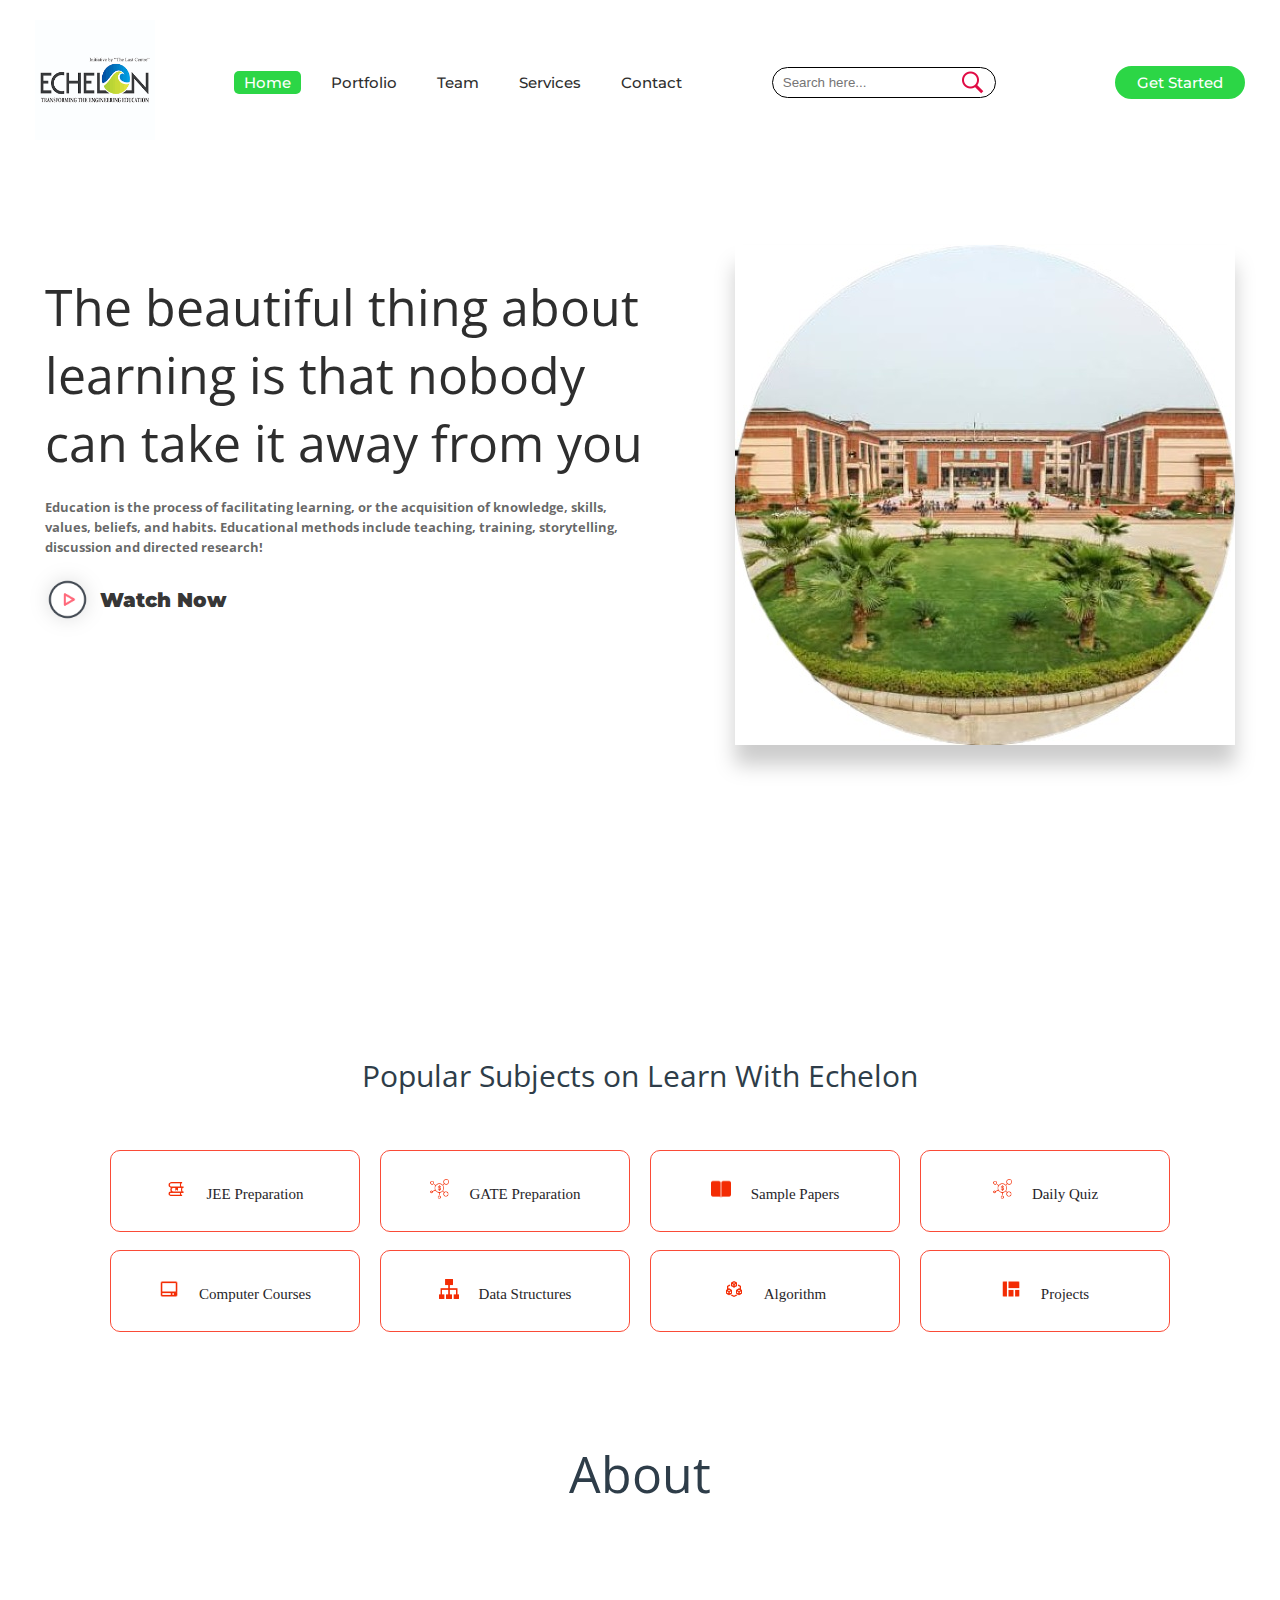
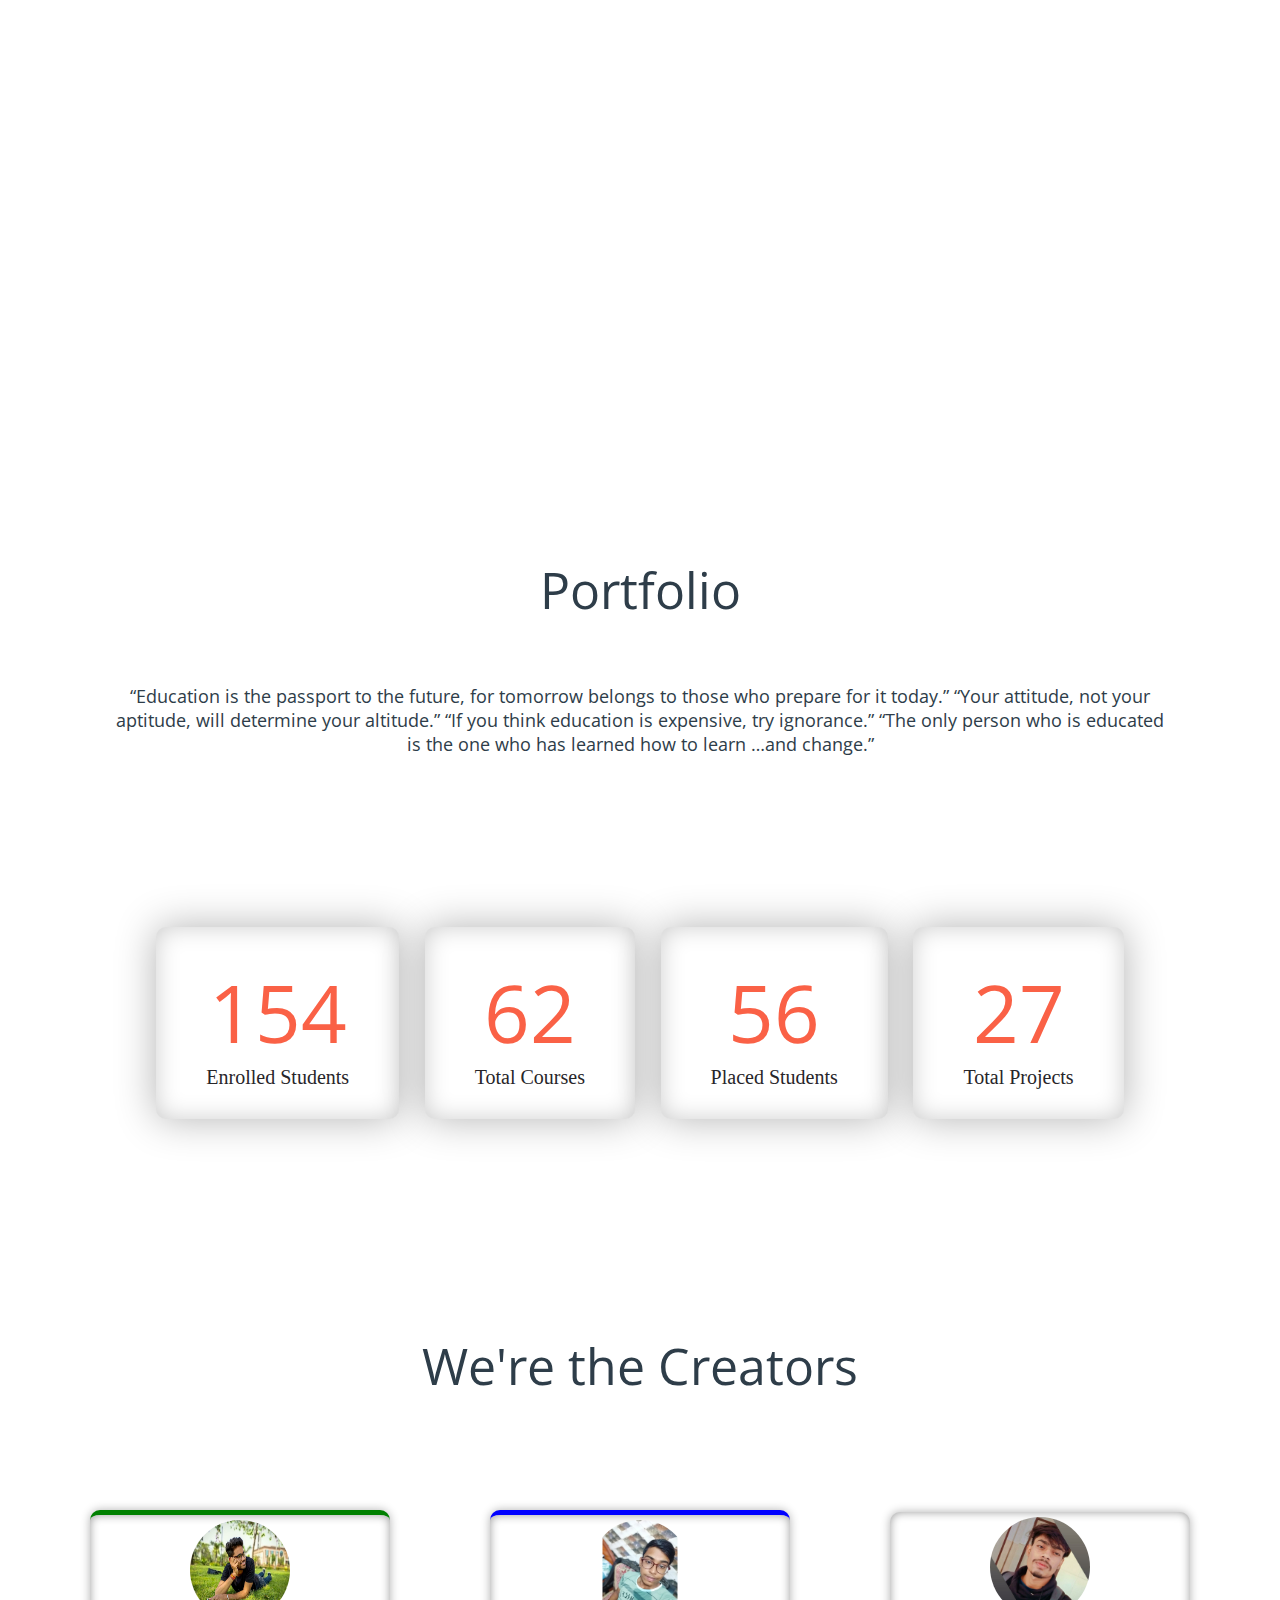
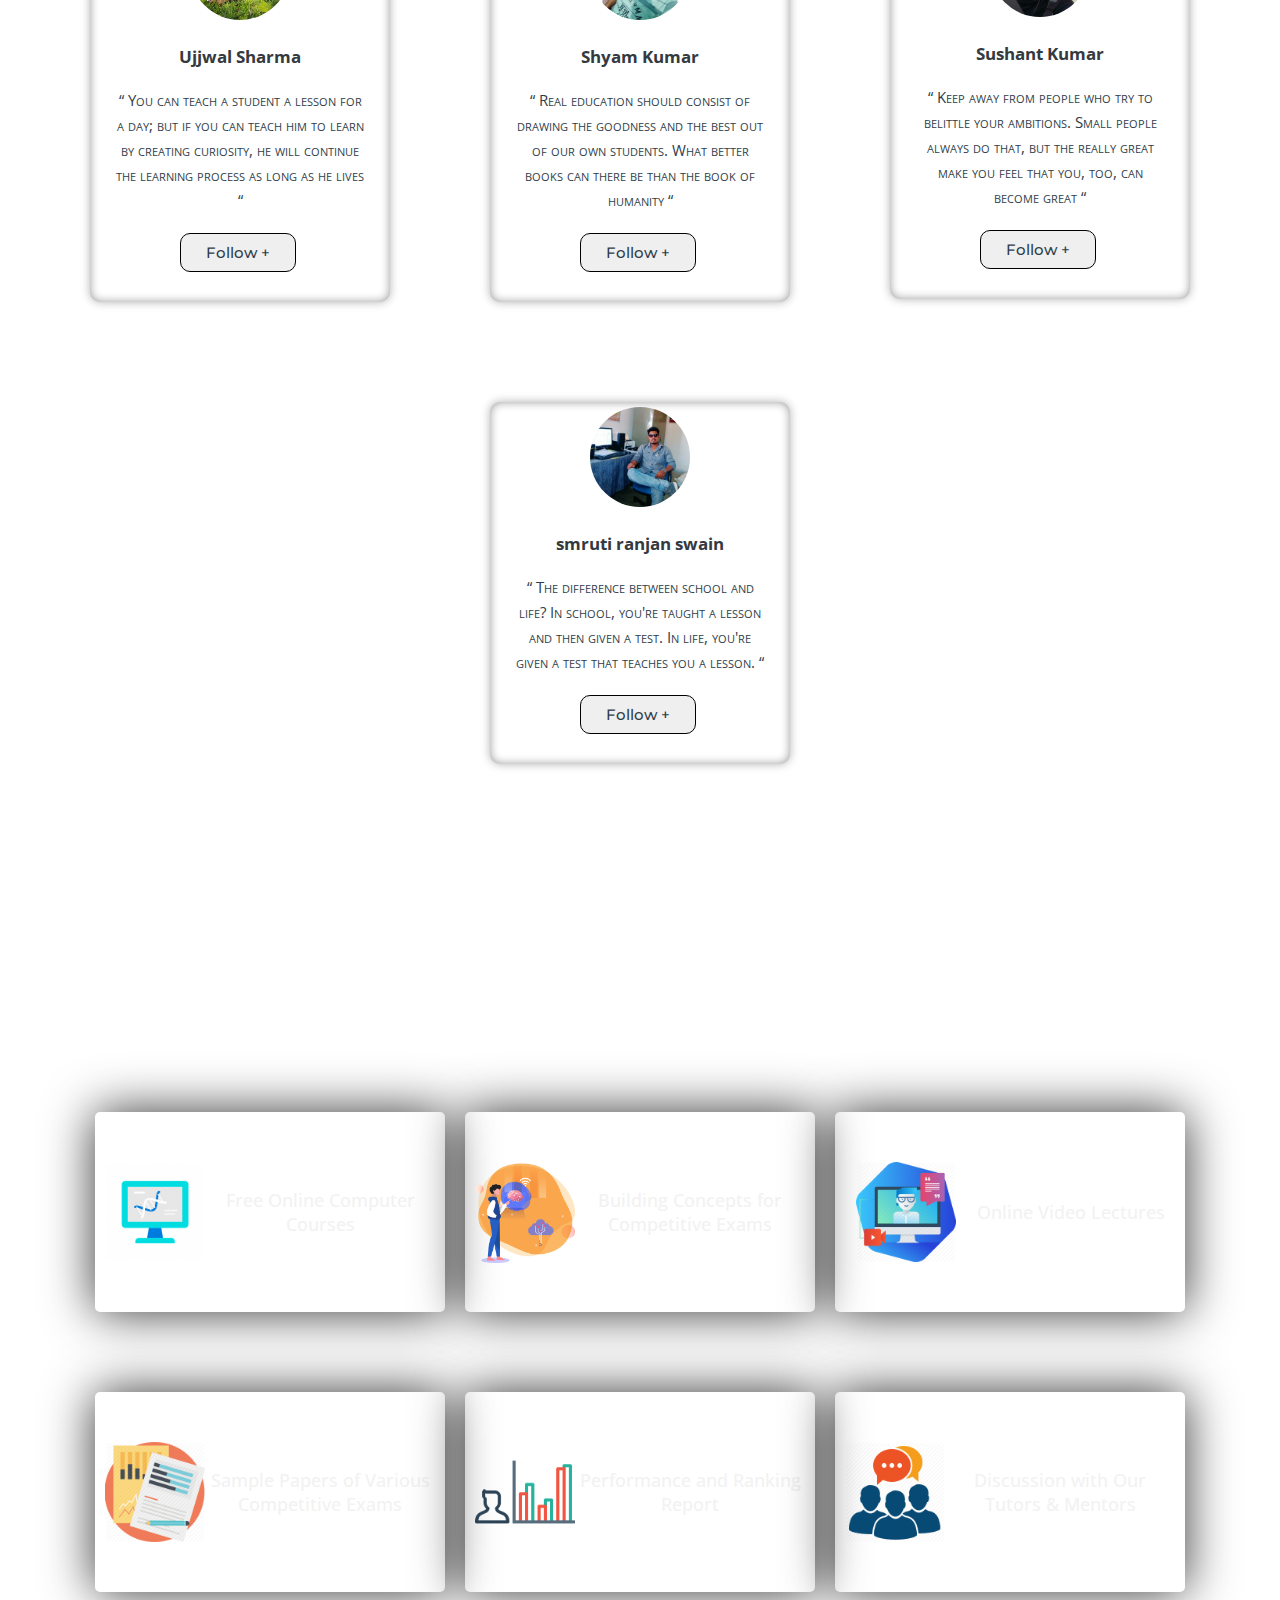
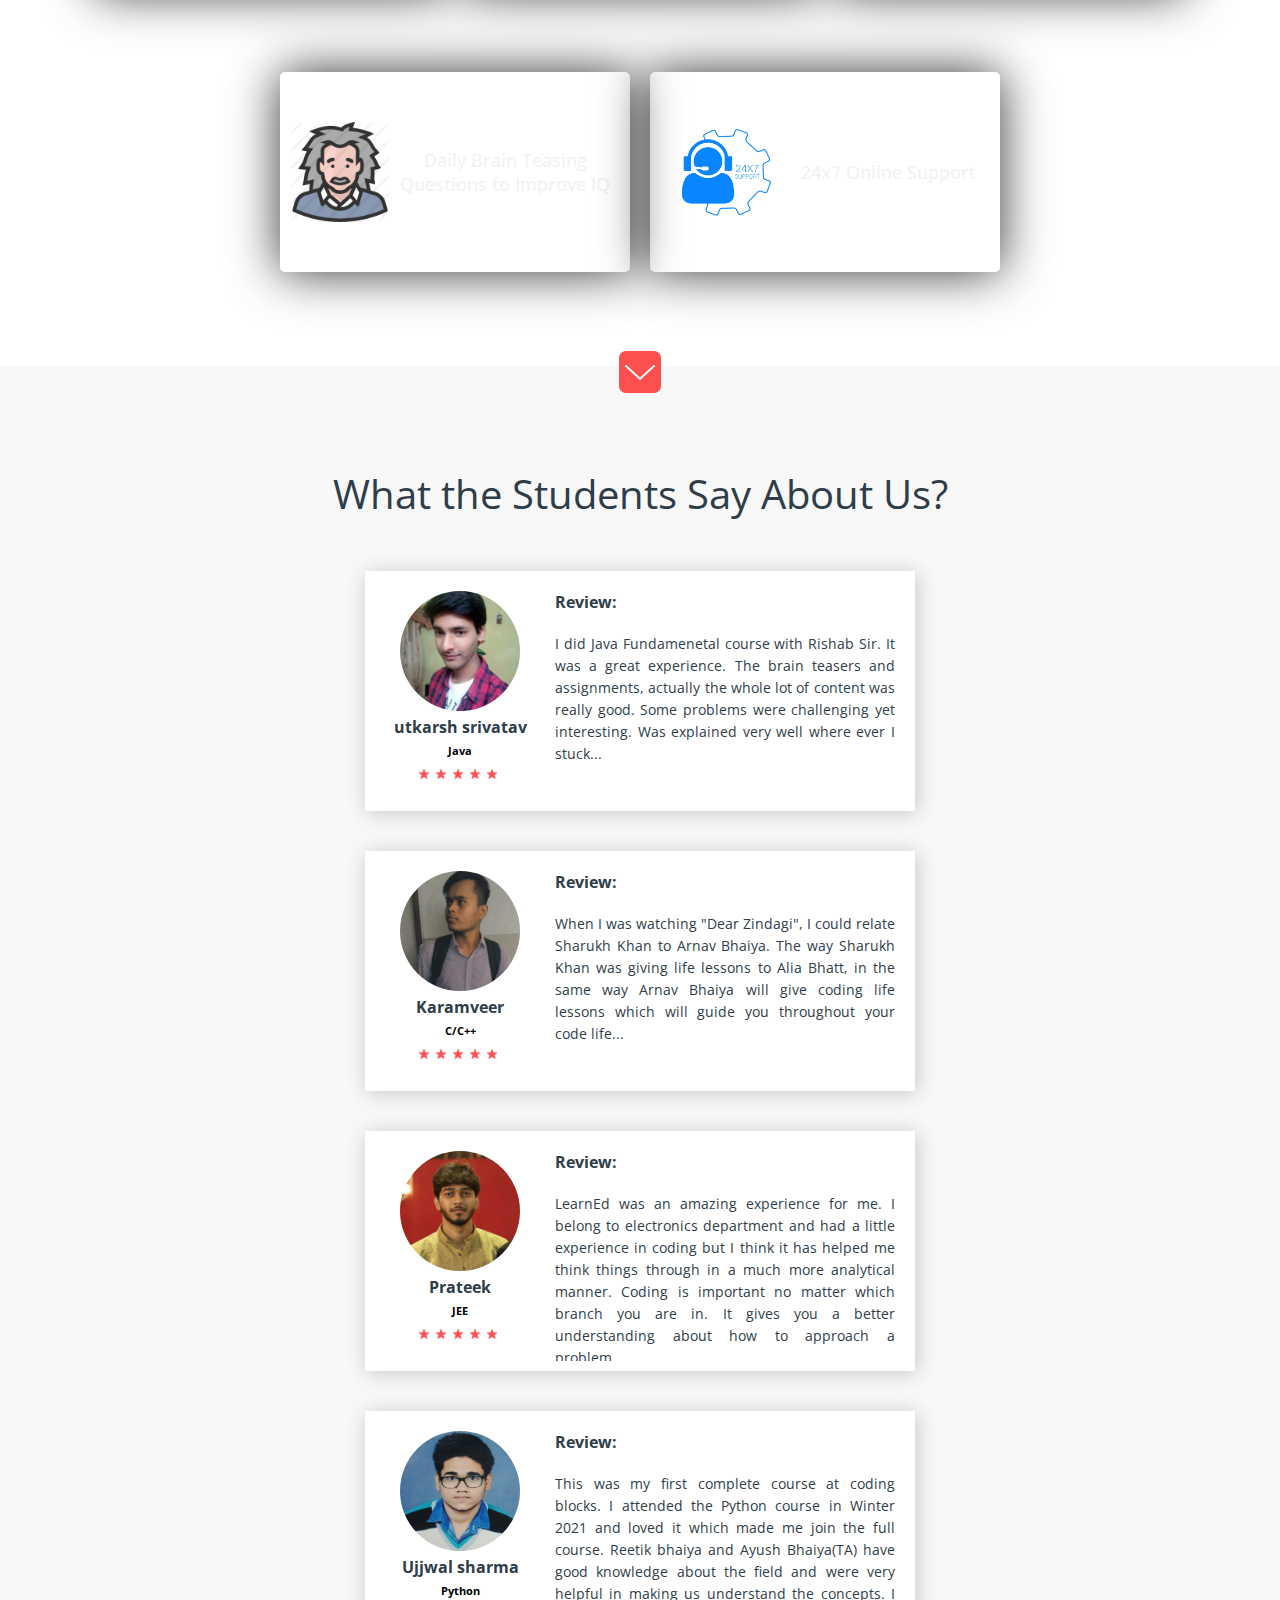
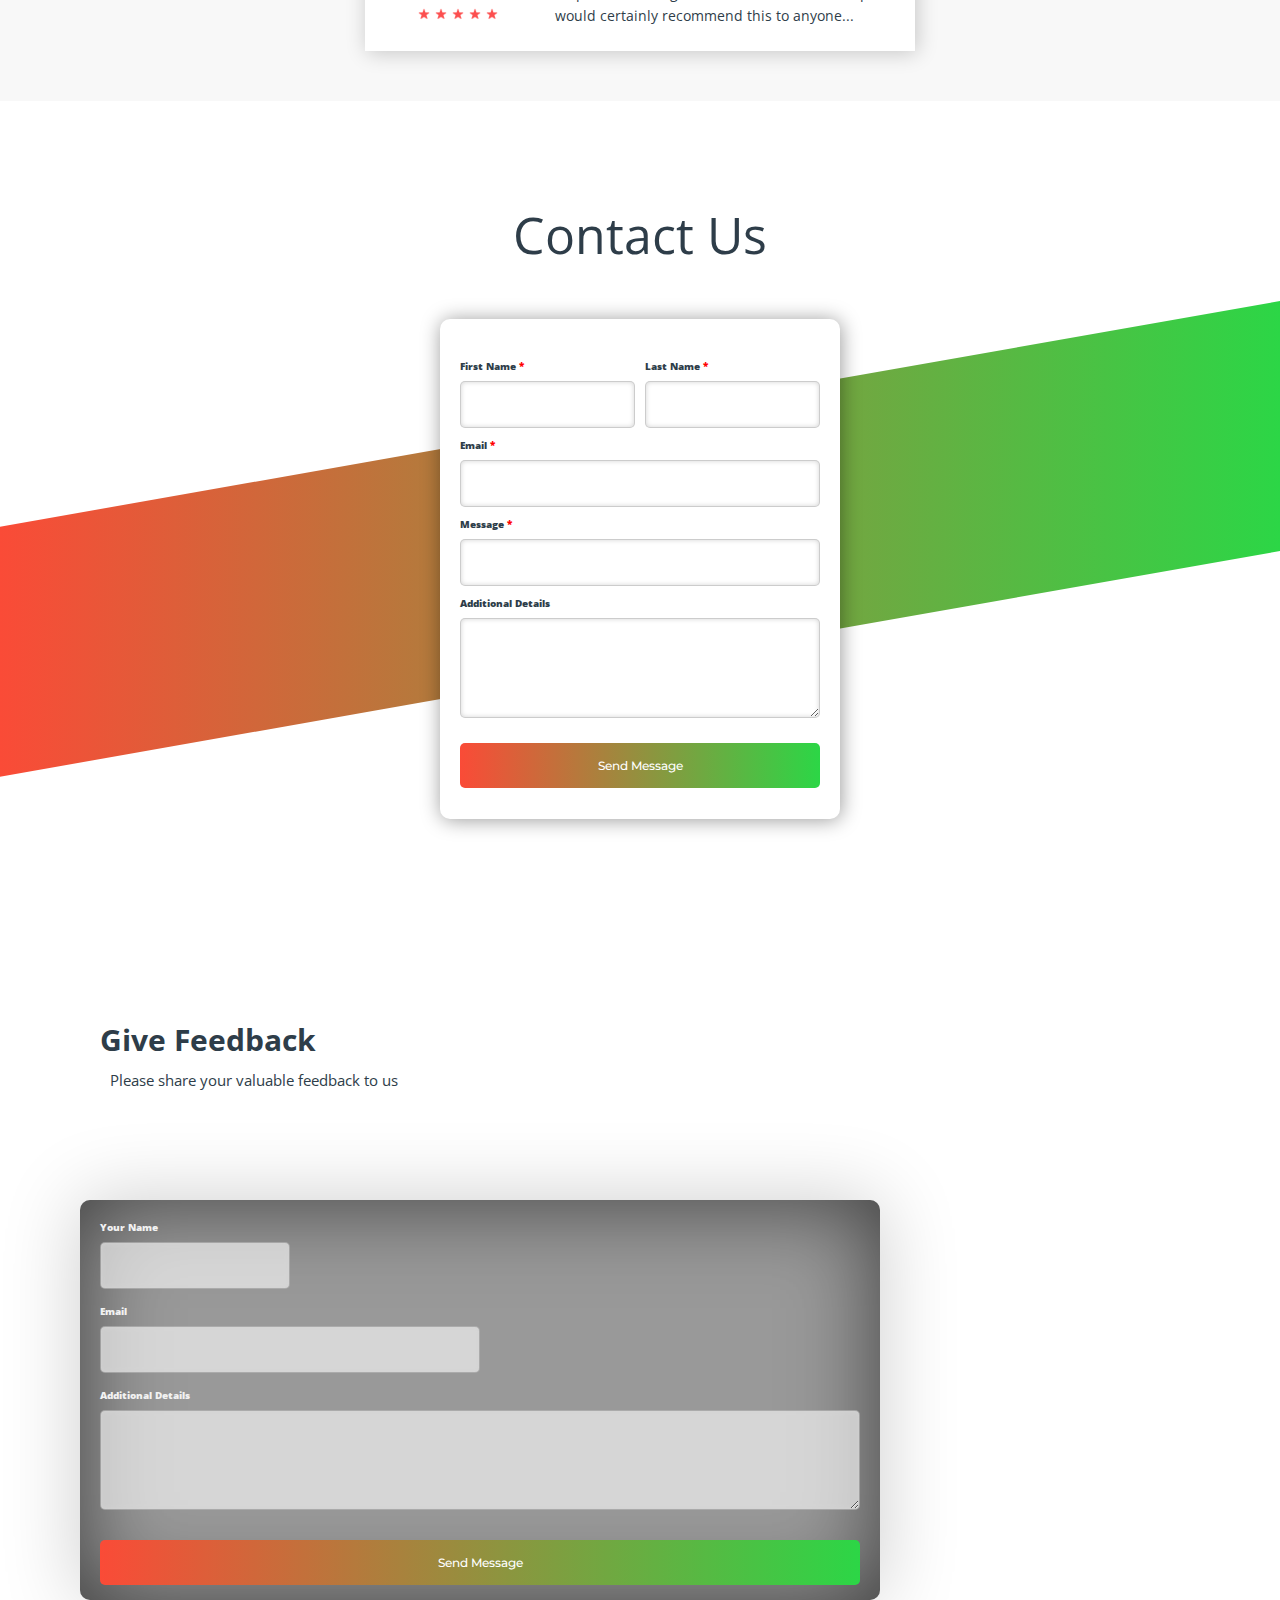
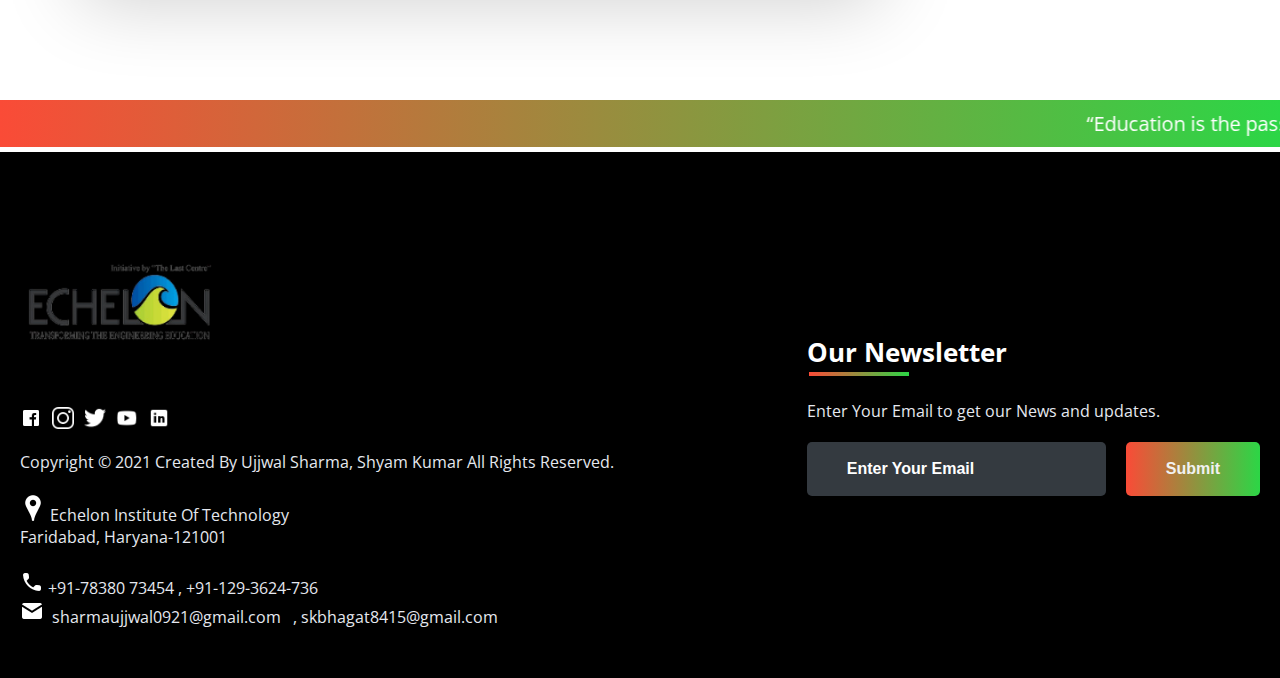
<file: E-learning_Website-master/index.html>
<!DOCTYPE html>
<html>
<head>
	<link rel="shortcut icon" type="png" href="images/icon/favicon.jpeg">
	<meta charset="utf-8">
	<meta http-equiv="X-UA-Comaptible" content="IE=edge">
	<title>Learn With Echelon</title>
	<meta name="desciption" content="">
	<meta name="viewport" content="width=device-width, initial-scale=1">
	<link rel="stylesheet" type="text/css" href="style.css">
	<script type="text/javascript" src="script.js"></script>
	<script src="https://code.jquery.com/jquery-3.2.1.js"></script>
	<script>
		$(window).on('scroll', function(){
  			if($(window).scrollTop()){
  			  $('nav').addClass('black');
 			 }else {
 		   $('nav').removeClass('black');
 		 }
		})
	</script>
</head>
<body>
<!-- Navigation Bar -->
	<header id="header">
		<nav>
			<div class="logo"><img src="images/icon/logo (3).png" alt="logo"></div>
			<ul>
				<li><a class="active" href="">Home</a></li>
				<li><a href="#portfolio_section">Portfolio</a></li>
				<li><a href="#team_section">Team</a></li>
				<li><a href="#services_section">Services</a></li>
				<li><a href="#contactus_section">Contact</a></li>
			</ul>
			<div class="srch"><input type="text" class="search" placeholder="Search here..."><img src="images/icon/search.png" alt="search" onclick=slide()></div>
			<a class="get-started" href="login.html">Get Started</a>
			<img src="images/icon/menu.png" class="menu" onclick="sideMenu(0)" alt="menu">
		</nav>
		<div class="head-container">
			<div class="quote">
				<p>The beautiful thing about learning is that nobody can take it away from you</p>
				<h5>Education is the process of facilitating learning, or the acquisition of knowledge, skills, values, beliefs, and habits. Educational methods include teaching, training, storytelling, discussion and directed research!</h5>
				<div class="play">
					<img src="images/icon/play.png" alt="play"><span><a href="https://www.youtube.com/watch?v=HVQZECVoWdY" target="_blank">Watch Now</a></span>
				</div>
			</div>
			<div class="svg-image">
				<img src="images/extra/eit.jpg" alt="svg">
			</div>
		</div>
		<div class="side-menu" id="side-menu">
			<div class="close" onclick="sideMenu(1)"><img src="images/icon/close.png" alt=""></div>
			<div class="user">
				<img src="images/creator/demo4.jpeg" alt="Username">
				<p>roshank9419</p>
			</div>
			<ul>
				<li><a href="#about_section">About</a></li>
				<li><a href="#portfolio_section">Portfolio</a></li>
				<li><a href="#team_section">Team</a></li>
				<li><a href="#services_section">Services</a></li>
				<li><a href="#contactus_section">Contact</a></li>
				<li><a href="#feedBACK">Feedback</a></li>
			</ul>
		</div>
	</header>


<!-- Some Popular Subjects -->
	<div class="title">
		<span>Popular Subjects on Learn With Echelon</span>
	</div>
	<br><br>
	<div class="course">
		<center><div class="cbox">
		<div class="det"><a href="subjects/jee.html"><img src="images/courses/book.png">JEE Preparation</a></div>
		<div class="det"><a href="subjects/gate.html"><img src="images/courses/d1.png">GATE Preparation</a></div>
		<div class="det"><a href="subjects/jee.html#sample_papers"><img src="images/courses/paper.png">Sample Papers</a></div>
		<div class="det"><a href="subjects/quiz.html"><img src="images/courses/d1.png">Daily Quiz</a></div>
		</div></center>
		<div class="cbox">
		<div class="det"><a href="subjects/computer_courses.html"><img src="images/courses/computer.png">Computer Courses</a></div>
		<div class="det"><a href="subjects/computer_courses.html#data"><img src="images/courses/data.png">Data Structures</a></div>
		<div class="det"><a href="subjects/computer_courses.html#algo"><img src="images/courses/algo.png">Algorithm</a></div>
		<div class="det det-last"><a href="subjects/computer_courses.html#projects"><img src="images/courses/projects.png">Projects</a></div>
		</div>
	</div>

	
<!-- ABOUT -->
	<div class="diffSection" id="about_section">
		<center><p style="font-size: 50px; padding: 100px">About</p></center>
		<div class="about-content">
				<div class="side-image">
					<img class="sideImage" src="images/extra/e3.jpg">
				</div>
				<div class="side-text">
					<h2>What you think about us ?</h2>
					<p>Education is the process of facilitating learning, or the acquisition of knowledge, skills, values, beliefs, and habits. Educational methods include teaching, training, storytelling, discussion and directed research.<br> Educational website can include websites that have games, videos or topic related resources that act as tools to enhance learning and supplement classroom teaching. These websites help make the process of learning entertaining and attractive to the student, especially in today's age. <br>Using HTML(HyperText Markup Language), CSS(Cascading Style Sheet), JavaScript, we can make learning more easier and in a interesting way.</p>
				</div>
		</div>
	</div>


<!-- PORTFOLIO -->
	<div class="diffSection" id="portfolio_section">
		<center><p style="font-size: 50px; padding: 100px; padding-bottom: 40px;">Portfolio</p></center>
		<div class="content">
			<p>
				“Education is the passport to the future, for tomorrow belongs to those who prepare for it today.” “Your attitude, not your aptitude, will determine your altitude.” “If you think education is expensive, try ignorance.” “The only person who is educated is the one who has learned how to learn …and change.”
			</p>
		</div>
	</div>
	<div class="extra">
		<p>We're increasing this data every year</p>
		<div class="smbox">
		<span><center><div class="data">154</div><div class="det">Enrolled Students</div></center></span>
		<span><center><div class="data">62</div><div class="det">Total Courses</div></center></span>
		<span><center><div class="data">56</div><div class="det">Placed Students</div></center></span>
		<span><center><div class="data">27</div><div class="det">Total Projects</div></center></span>
		</div>
	</div>


<!-- TEAM -->
	<div class="diffSection" id="team_section">
		<center><p style="font-size: 50px; padding-top: 100px; padding-bottom: 60px;">We're the Creators</p></center>
		<div class="totalcard">
			<div class="card">
				<center><img src="images/creator/Ujjwal.jpeg"></center>
				<center><div class="card-title">Ujjwal Sharma</div>
				<div id="detail">
					<p>“ You can teach a student a lesson for a day; but if you can teach him to learn by creating curiosity, he will continue the learning process as long as he lives “</p>
					<div class="duty"></div>
					<a href="https://www.linkedin.com/in/ujjwal-sharma-652a2018b/" target="_blank"><button class="btn-roshan">Follow +</button></a>
				</div>
				</center>
			</div>
			<div class="card">
				<center><img src="images/creator/Shyam.jpeg"></center>
				<center><div class="card-title">Shyam Kumar</div>
				<div id="detail">
					<p>“ Real education should consist of drawing the goodness and the best out of our own students. What better books can there be than the book of humanity “</p>
					<div class="duty"></div>
					<a href="https://www.linkedin.com/in/ujjwal-sharma-652a2018b" target="_blank"><button class="btn-akhil">Follow +</button></a>
				</div>
				</center>
			</div>
			<div class="card">
				<center><img src="images/creator/sushant.jpeg"></center>
				<center><div class="card-title">Sushant Kumar</div>
				<div id="detail">
					<p>“ Keep away from people who try to belittle your ambitions. Small people always do that, but the really great make you feel that you, too, can become great “</p>
					<div class="duty"></div>
					<a href="https://www.instagram.com/sushii_gautam/?hl=en" target="_blank"><button class="btn-akhil">Follow +</button></a>
				</div>
				</center>
			</div>
			<div class="card">
				<center><img src="images/creator/smruti.jpeg"></center>
				<center><div class="card-title">smruti ranjan swain</div>
				<div id="detail">
					<p>“ The difference between school and life? In school, you're taught a lesson and then given a test. In life, you're given a test that teaches you a lesson. “</p>
					<div class="duty"></div>
					<a href="https://www.instagram.com/smrutiranjan.swain.96592/?hl=en" target="_blank"><button class="btn-akhil">Follow +</button></a>
				</div>
				</center>
			</div>
		</div>
	</div>



<!-- SERVICES -->
	<div class="service-swipe">
		<div class="diffSection" id="services_section">
		<center><p style="font-size: 50px; padding: 100px; padding-bottom: 40px; color: #fff;">Services</p></center>
		</div>
		<a href="subjects/computer_courses.html"><div class="s-card"><img src="images/icon/computer-courses.png"><p>Free Online Computer Courses</p></div></a>
		<a href="subjects/jee.html"><div class="s-card"><img src="images/icon/brainbooster.png"><p>Building Concepts for Competitive Exams</p></div></a>
		<a href="#"><div class="s-card"><img src="images/icon/online-tutorials.png"><p>Online Video Lectures</p></div></a>
		<a href="subjects/jee.html#sample_papers"><div class="s-card"><img src="images/icon/papers.jpg"><p>Sample Papers of Various Competitive Exams</p></div></a>
		<a href="#"><div class="s-card"><img src="images/icon/p3.png"><p>Performance and Ranking Report</p></div></a>
		<a href="#contactus_section"><div class="s-card"><img src="images/icon/discussion.png"><p>Discussion with Our Tutors & Mentors</p></div></a>
		<a href="subjects/quiz.html"><div class="s-card"><img src="images/icon/q1.png"><p>Daily Brain Teasing Questions to Improve IQ</p></div></a>
		<a href="#contactus_section"><div class="s-card"><img src="images/icon/help.png"><p>24x7 Online Support</p></div></a>
	</div>

<!-- Reviews by Students -->
<div id="makeitfull">
	<a href="#review_section"><img src="images/icon/makeitfull.png"></a>
</div>
<div class="review">
	<div class="diffSection" id="review_section">
		<center><p style="font-size: 40px; padding: 100px; padding-bottom: 40px; color: #2E3D49;">What the Students Say About Us?</p></center>
	</div>
	<div class="rev-container">
		<div class="rev-card">
			<div class="identity">
				<img src="images/creator/demo1.jpeg"><p>utkarsh srivatav</p>
				<h6>Java</h6>
				<div class="rating"><img src="images/icon/star.png"><img src="images/icon/star.png"><img src="images/icon/star.png"><img src="images/icon/star.png"><img src="images/icon/star.png"></div>
			</div>
			<div class="rev-cont">
				<p id="title">Review:</p>
				<p id="content">
					I did Java Fundamenetal course with Rishab Sir. It was a great experience. The brain teasers and assignments, actually the whole lot of content was really good. Some problems were challenging yet interesting. Was explained very well where ever I stuck...
				</p>
			</div>
		</div>
		<div class="rev-card">
			<div class="identity">
				<img src="images/creator/demo2.jpeg"><p>Karamveer</p>
				<h6>C/C++</h6>
				<div class="rating"><img src="images/icon/star.png"><img src="images/icon/star.png"><img src="images/icon/star.png"><img src="images/icon/star.png"><img src="images/icon/star.png"></div>
			</div>
			<div class="rev-cont">
				<p id="title">Review:</p>
				<p id="content">
					When I was watching "Dear Zindagi", I could relate Sharukh Khan to Arnav Bhaiya. The way Sharukh Khan was giving life lessons to Alia Bhatt, in the same way Arnav Bhaiya will give coding life lessons which will guide you throughout your code life...
				</p>
			</div>
		</div>
		<div class="rev-card">
			<div class="identity">
				<img src="images/creator/demo3.jpeg"><p>Prateek</p>
				<h6>JEE</h6>
				<div class="rating"><img src="images/icon/star.png"><img src="images/icon/star.png"><img src="images/icon/star.png"><img src="images/icon/star.png"><img src="images/icon/star.png"></div>
			</div>
			<div class="rev-cont">
				<p id="title">Review:</p>
				<p id="content">
					LearnEd was an amazing experience for me. I belong to electronics department and had a little experience in coding but I think it has helped me think things through in a much more analytical manner. Coding is important no matter which branch you are in. It gives you a better understanding about how to approach a problem...
				</p>
			</div>
		</div>
		<div class="rev-card">
			<div class="identity">
				<img src="images/creator/demo4.jpeg"><p>Ujjwal sharma</p>
				<h6>Python</h6>
				<div class="rating"><img src="images/icon/star.png"><img src="images/icon/star.png"><img src="images/icon/star.png"><img src="images/icon/star.png"><img src="images/icon/star.png"></div>
			</div>
			<div class="rev-cont">
				<p id="title">Review:</p>
				<p id="content">
					This was my first complete course at coding blocks. I attended the Python course in Winter 2021 and loved it which made me join the full course. Reetik bhaiya and Ayush Bhaiya(TA) have good knowledge about the field and were very helpful in making us understand the concepts. I would certainly recommend this to anyone...
				</p>
			</div>
		</div>
	</div>
</div>

<!-- CONTACT US -->
	<div class="diffSection" id="contactus_section">
		<center><p style="font-size: 50px; padding: 100px">Contact Us</p></center>
		<div class="csec"></div>
		<div class="back-contact">
			<div class="cc">
			<form action="mailto:sharmaujjwal0921@gmail.com" method="post" enctype="text/plain">
				<label>First Name <span class="imp">*</span></label><label style="margin-left: 185px">Last Name <span class="imp">*</span></label><br>
				<center>
				<input type="text" name="" style="margin-right: 10px; width: 175px" required="required"><input type="text" name="lname" style="width: 175px" required="required"><br>
				</center>
				<label>Email <span class="imp">*</span></label><br>
				<input type="email" name="mail" style="width: 100%" required="required"><br>
				<label>Message <span class="imp">*</span></label><br>
				<input type="text" name="message" style="width: 100%" required="required"><br>
				<label>Additional Details</label><br>
				<textarea name="addtional"></textarea><br>
				<button type="submit" id="csubmit">Send Message</button>
			</form>
			</div>
		</div>
	</div>


<!-- FEEDBACK -->
	<div class="title2" id="feedBACK">
		<span>Give Feedback</span>
		<div class="shortdesc2">
			<p>Please share your valuable feedback to us</p>
		</div>
	</div>

	<div class="feedbox">
		<div class="feed">
			<form action="mailto:sharmaujjwal0921@gmail.com" method="post" enctype="text/plain">
				<label>Your Name</label><br>
				<input type="text" name="" class="fname" required="required"><br>
				<label>Email</label><br>
				<input type="email" name="mail" required="required"><br>
				<label>Additional Details</label><br>
				<textarea name="addtional"></textarea><br>
				<button type="submit" id="csubmit">Send Message</button>
			</form>
		</div>
	</div>

<!-- Sliding Information -->
	<marquee style="background: linear-gradient(to right, #FA4B37, #2cd646); margin-top: 50px;" direction="left" onmouseover="this.stop()" onmouseout="this.start()" scrollamount="20"><div class="marqu">“Education is the passport to the future, for tomorrow belongs to those who prepare for it today.” “Your attitude, not your aptitude, will determine your altitude.” “If you think education is expensive, try ignorance.” “The only person who is educated is the one who has learned how to learn …and change.”</div></marquee>

<!-- FOOTER -->
	<footer>
		<div class="footer-container">
			<div class="left-col">
				<img src="images/icon/logo - Copy.jpg" style="width: 200px;">
				<div class="logo"></div>
				<div class="social-media">
					<a href="#"><img src="images/icon\fb.png"></a>
					<a href="#"><img src="images/icon\insta.png"></a>
					<a href="#"><img src="images/icon\tt.png"></a>
					<a href="#"><img src="images/icon\ytube.png"></a>
					<a href="#"><img src="images/icon\linkedin.png"></a>
				</div><br><br>
				<p class="rights-text">Copyright © 2021 Created By Ujjwal Sharma, Shyam Kumar All Rights Reserved.</p>
				<br><p><img src="images/icon/location.png"> Echelon Institute Of Technology <br>Faridabad, Haryana-121001</p><br>
				<p><img src="images/icon/phone.png"> +91-78380 73454 , +91-129-3624-736<br><img src="images/icon/mail.png">&nbsp; sharmaujjwal0921@gmail.com &nbsp; , skbhagat8415@gmail.com</p>
			</div>
			<div class="right-col">
				<h1 style="color: #fff">Our Newsletter</h1>
				<div class="border"></div><br>
				<p>Enter Your Email to get our News and updates.</p>
				<form class="newsletter-form">
					<input class="txtb" type="email" placeholder="Enter Your Email">
					<input class="btn" type="submit" value="Submit">
				</form>
			</div>
		</div>
	</footer>

</body>
</html>
</file>
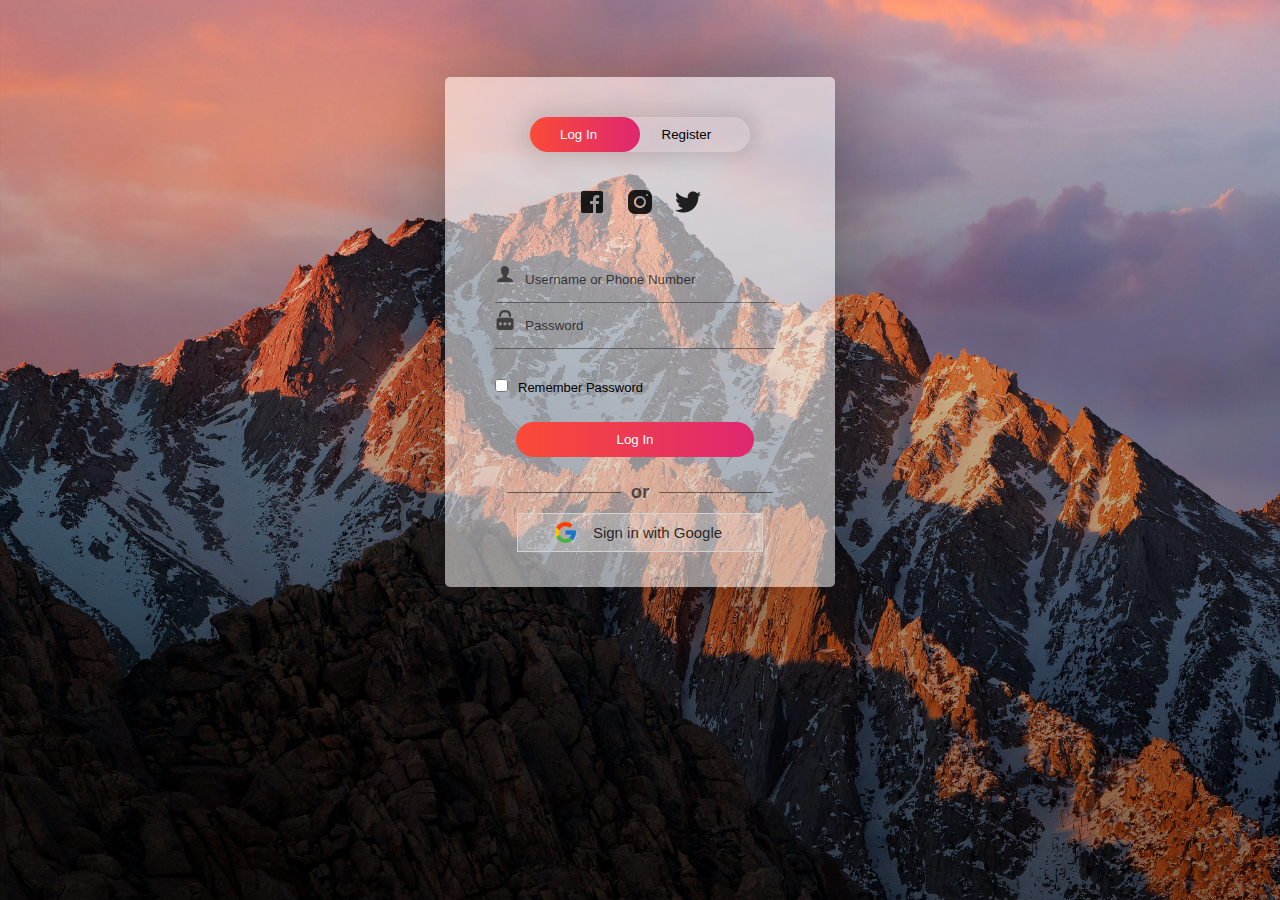
<file: E-learning_Website-master/login.html>
<!DOCTYPE html>
<html>
<head>
	<link rel="shortcut icon" type="png" href="images/icon/favicon.png">
	<title>Login SignUp</title>
	<link rel="stylesheet" type="text/css" href="loginStyle.css">
	<script src="https://ajax.googleapis.com/ajax/libs/jquery/3.4.1/jquery.min.js"></script>

  <!-- It will redirect to the Home Page after submitting the form -->
  <script>
  $(document).ready(function(){
    $("form").submit(function(){
      alert("Great Job !");
    });
  });
  </script>
</head>
<body>
		<div class="form-box">
			<div class="button-box">
				<div id="btn"></div>
				<button type="button" class="toggle-btn" id="log" onclick="login()" style="color: #fff;">Log In</button>
				<button type="button" class="toggle-btn" id="reg" onclick="register()">Register</button>
			</div>
			<div class="social-icons">
				<img src="images/icon/fb2.png">
				<img src="images/icon/insta2.png">
				<img src="images/icon/tt2.png">
			</div>
			
			<!-- Login Form -->
			<form id="login" class="input-group" action="index.html">
				<div class="inp">
					<img src="images/icon/user.png"><input type="text" id="email" class="input-field" placeholder="Username or Phone Number" style="width: 88%; border:none;" required="required">
				</div>
				<div class="inp">
					<img src="images/icon/password.png"><input type="password" id="password" class="input-field" placeholder="Password" style="width: 88%; border: none;" required="required">
				</div>
				<input type="checkbox" class="check-box">Remember Password
				<button type="submit" class="submit-btn">Log In</button>
			</form>


			<div class="other" id="other">
				<div class="instead">
					<h3>or</h3>
				</div>
				<button class="connect" onclick="google()">
					<img src="images/icon/google.png"><span>Sign in with Google</span>
				</button>
			</div>
			
			<!-- Registration Form -->
			<form id="register" class="input-group">
				<input type="text" class="input-field" placeholder="Full Name" required="required">
				<input type="email" class="input-field" placeholder="Email Address" required="required">
				<input type="password" class="input-field" placeholder="Create Password" name="psame" required="required">
				<input type="password" class="input-field" placeholder="Confirm Password" name="psame" required="required">
				<input type="checkbox" class="check-box" id="chkAgree" onclick="goFurther()">I agree to the Terms & Conditions
				<button type="submit" id="btnSubmit" class="submit-btn reg-btn">Register</button>
			</form>
		</div>
		<script type="text/javascript" src="script.js"></script>
</body>
</html>
</file>
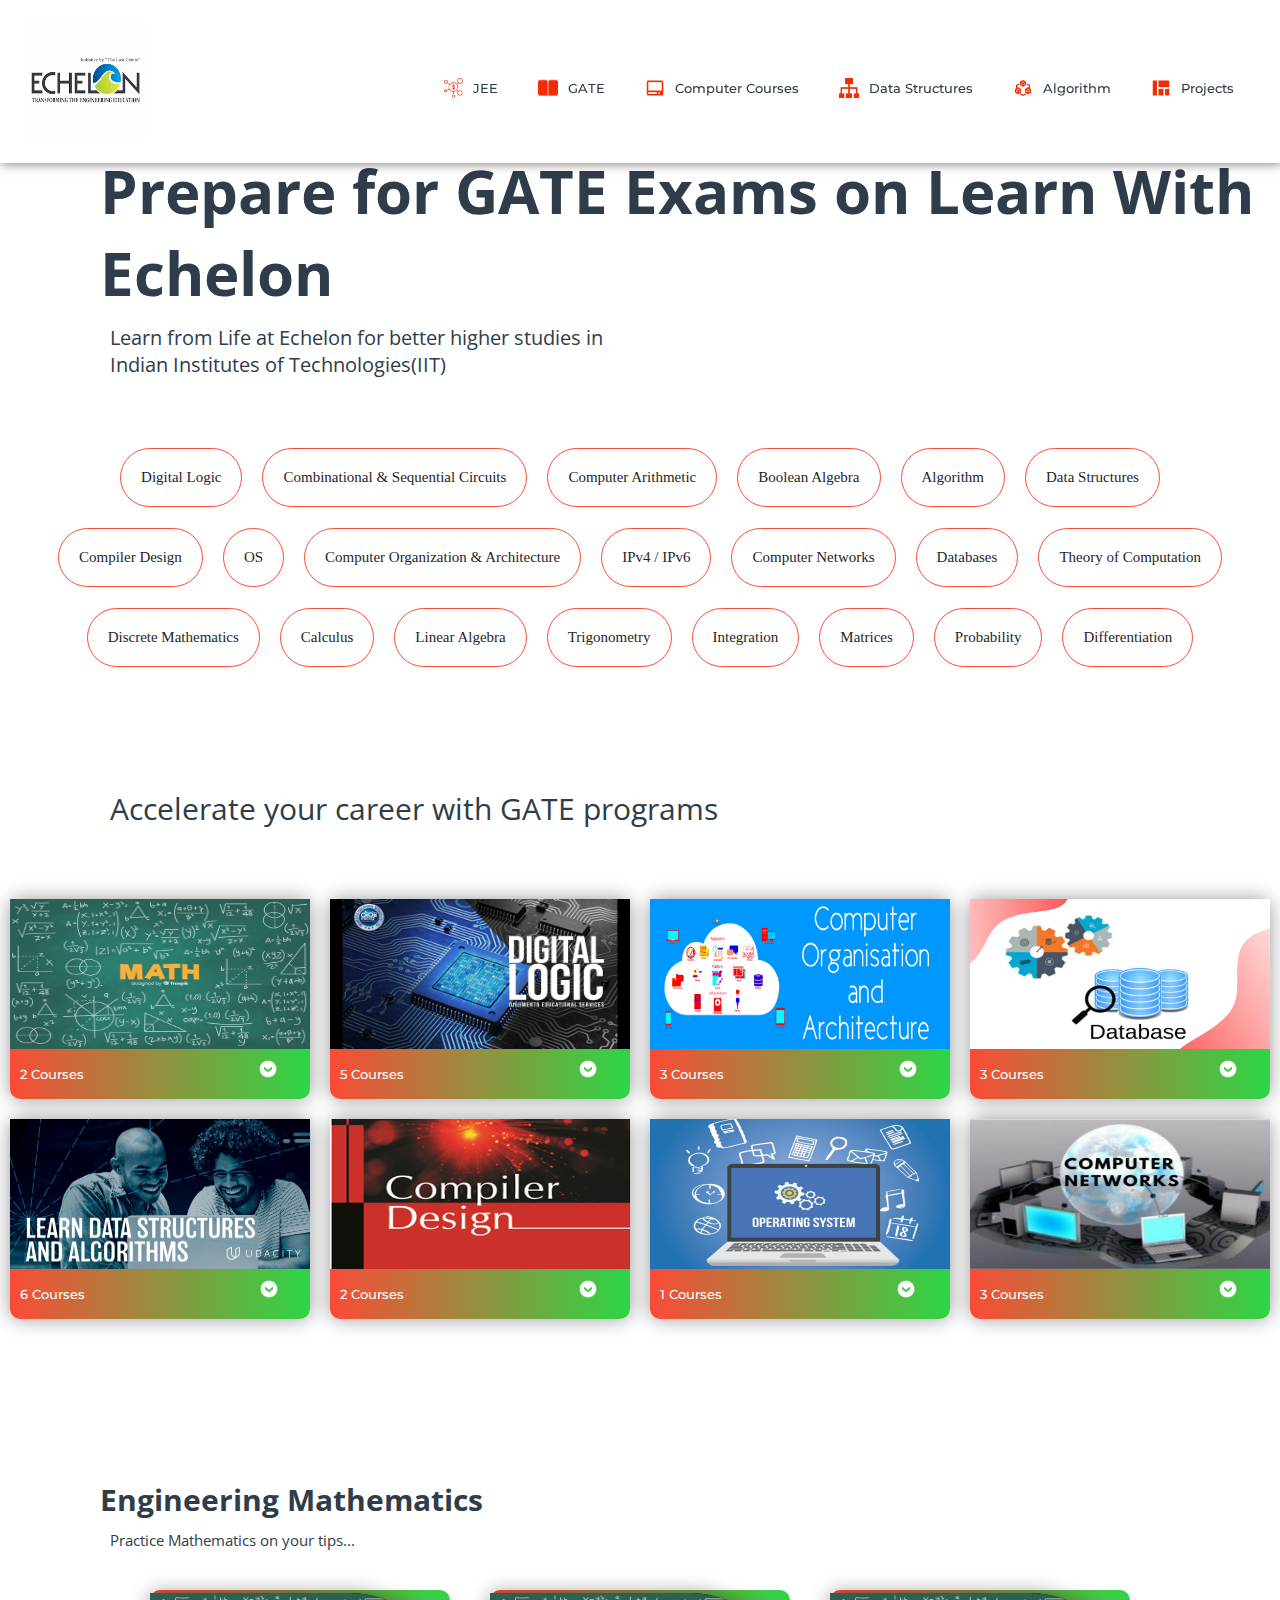
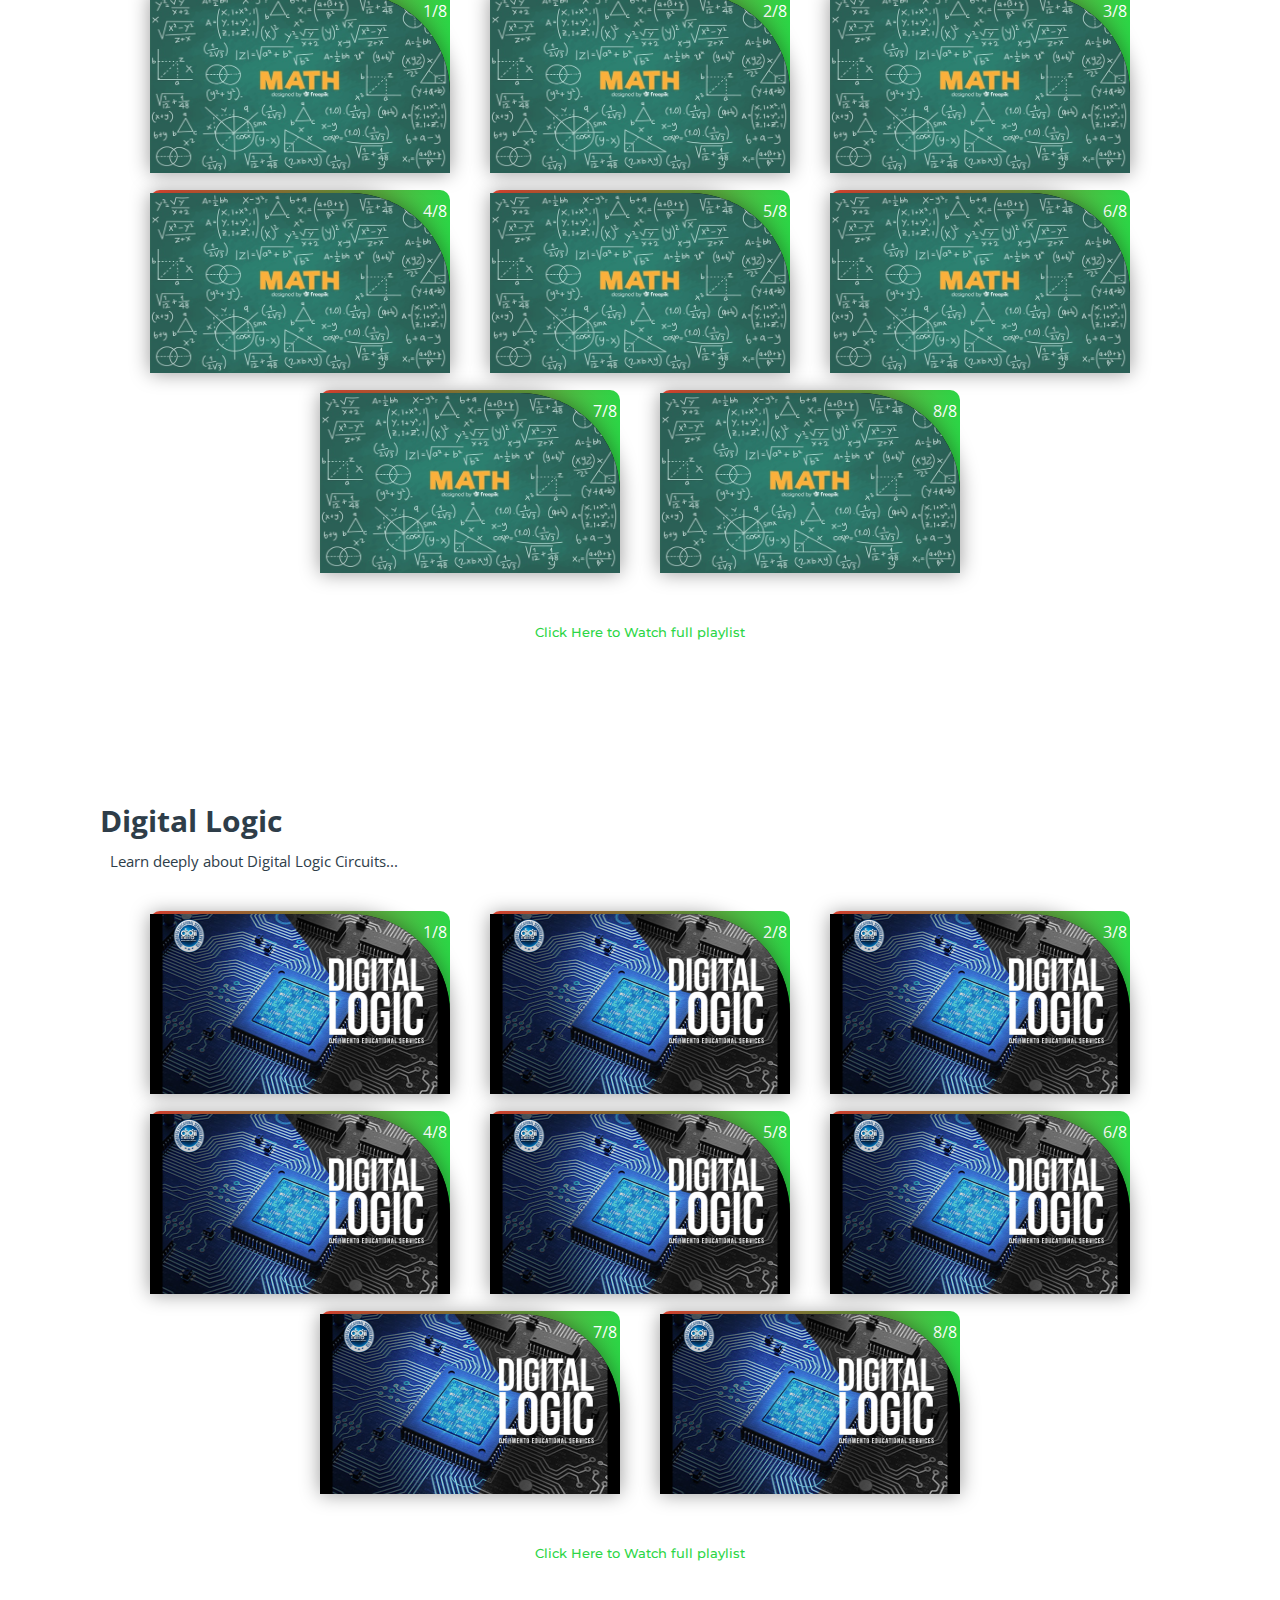
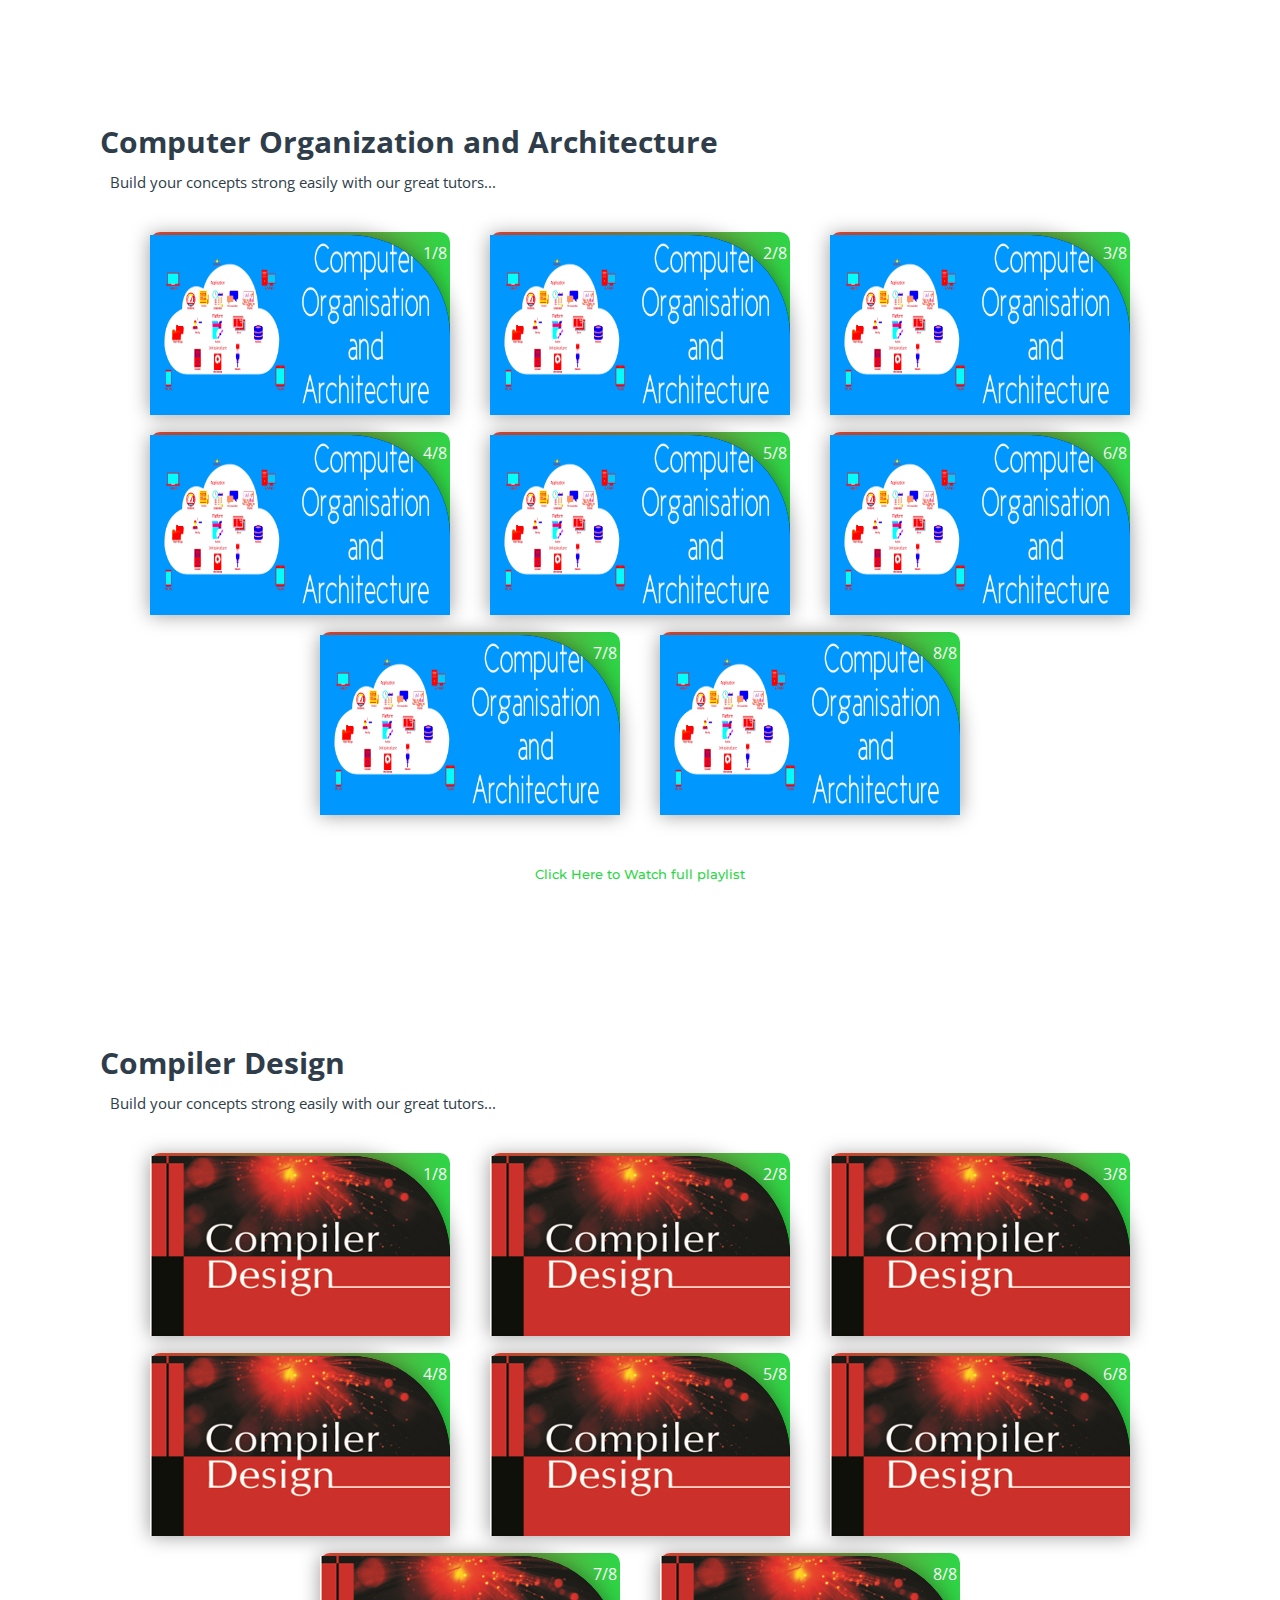
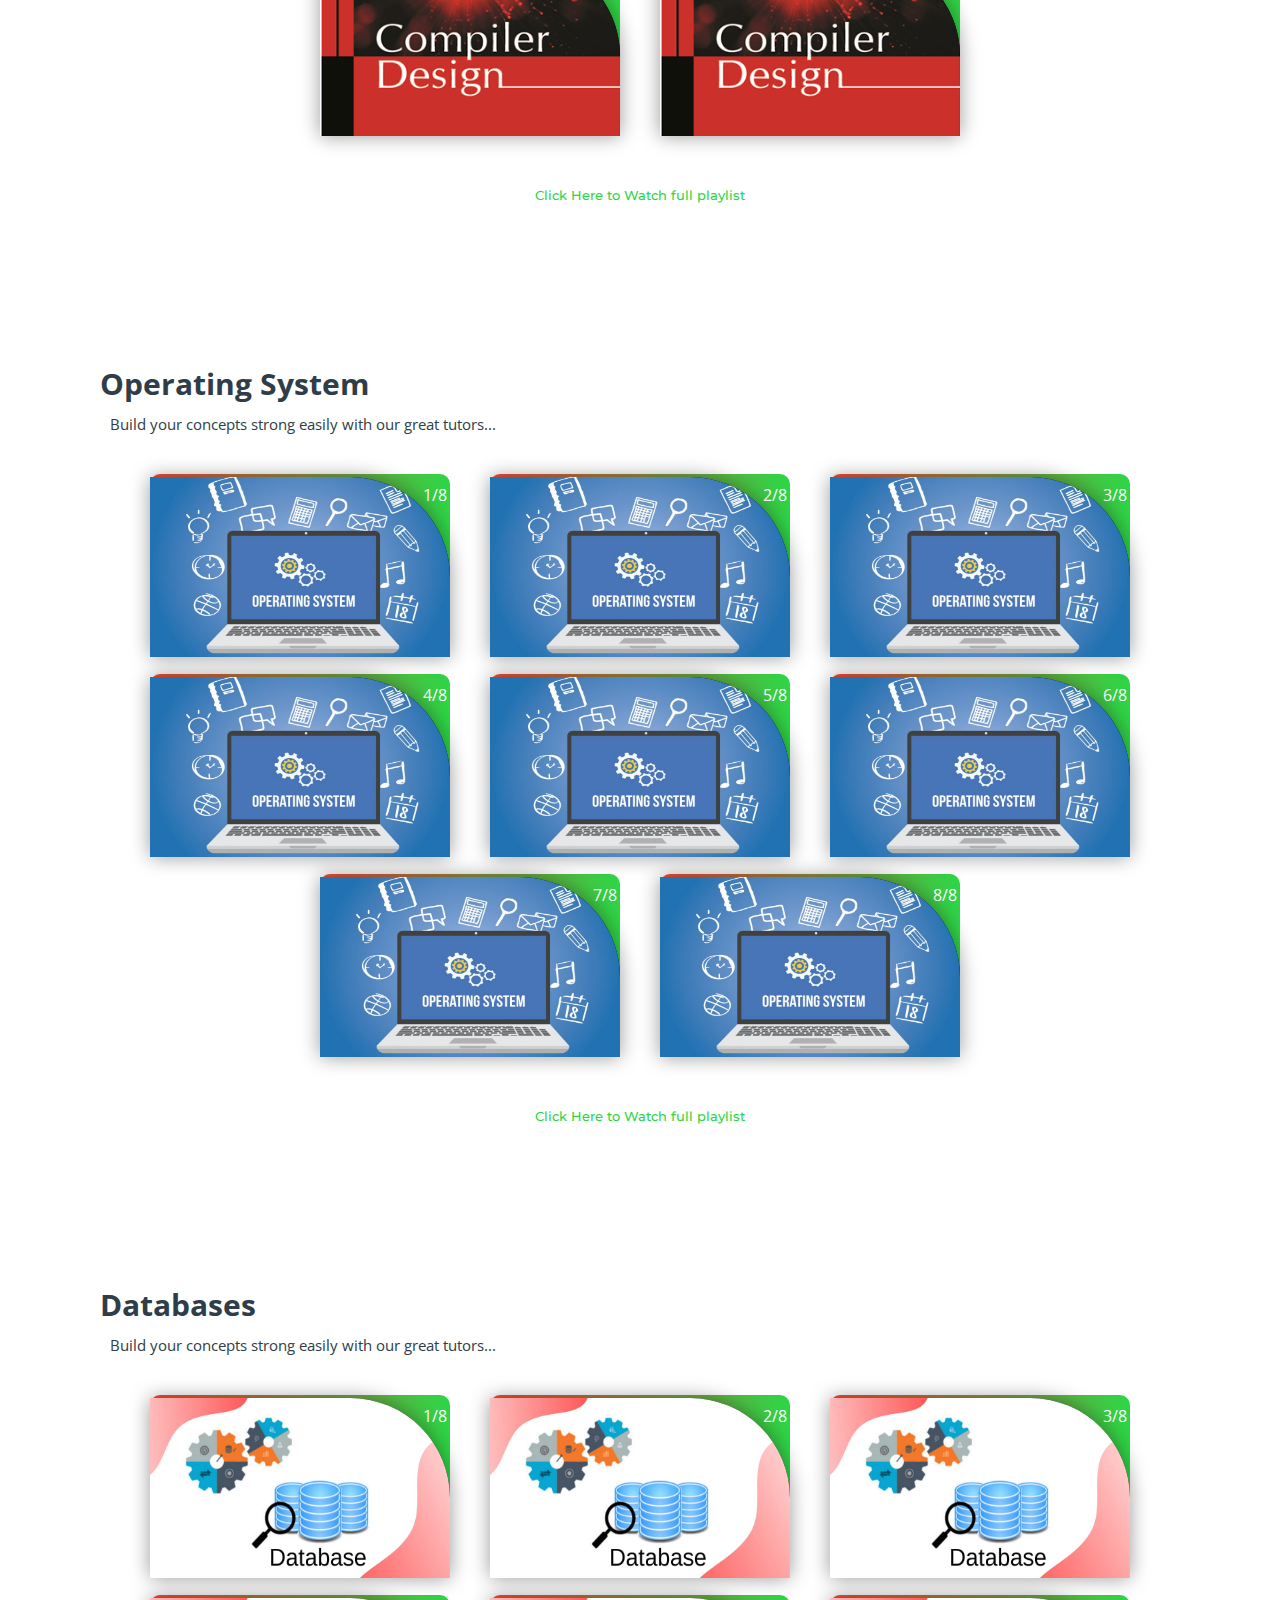
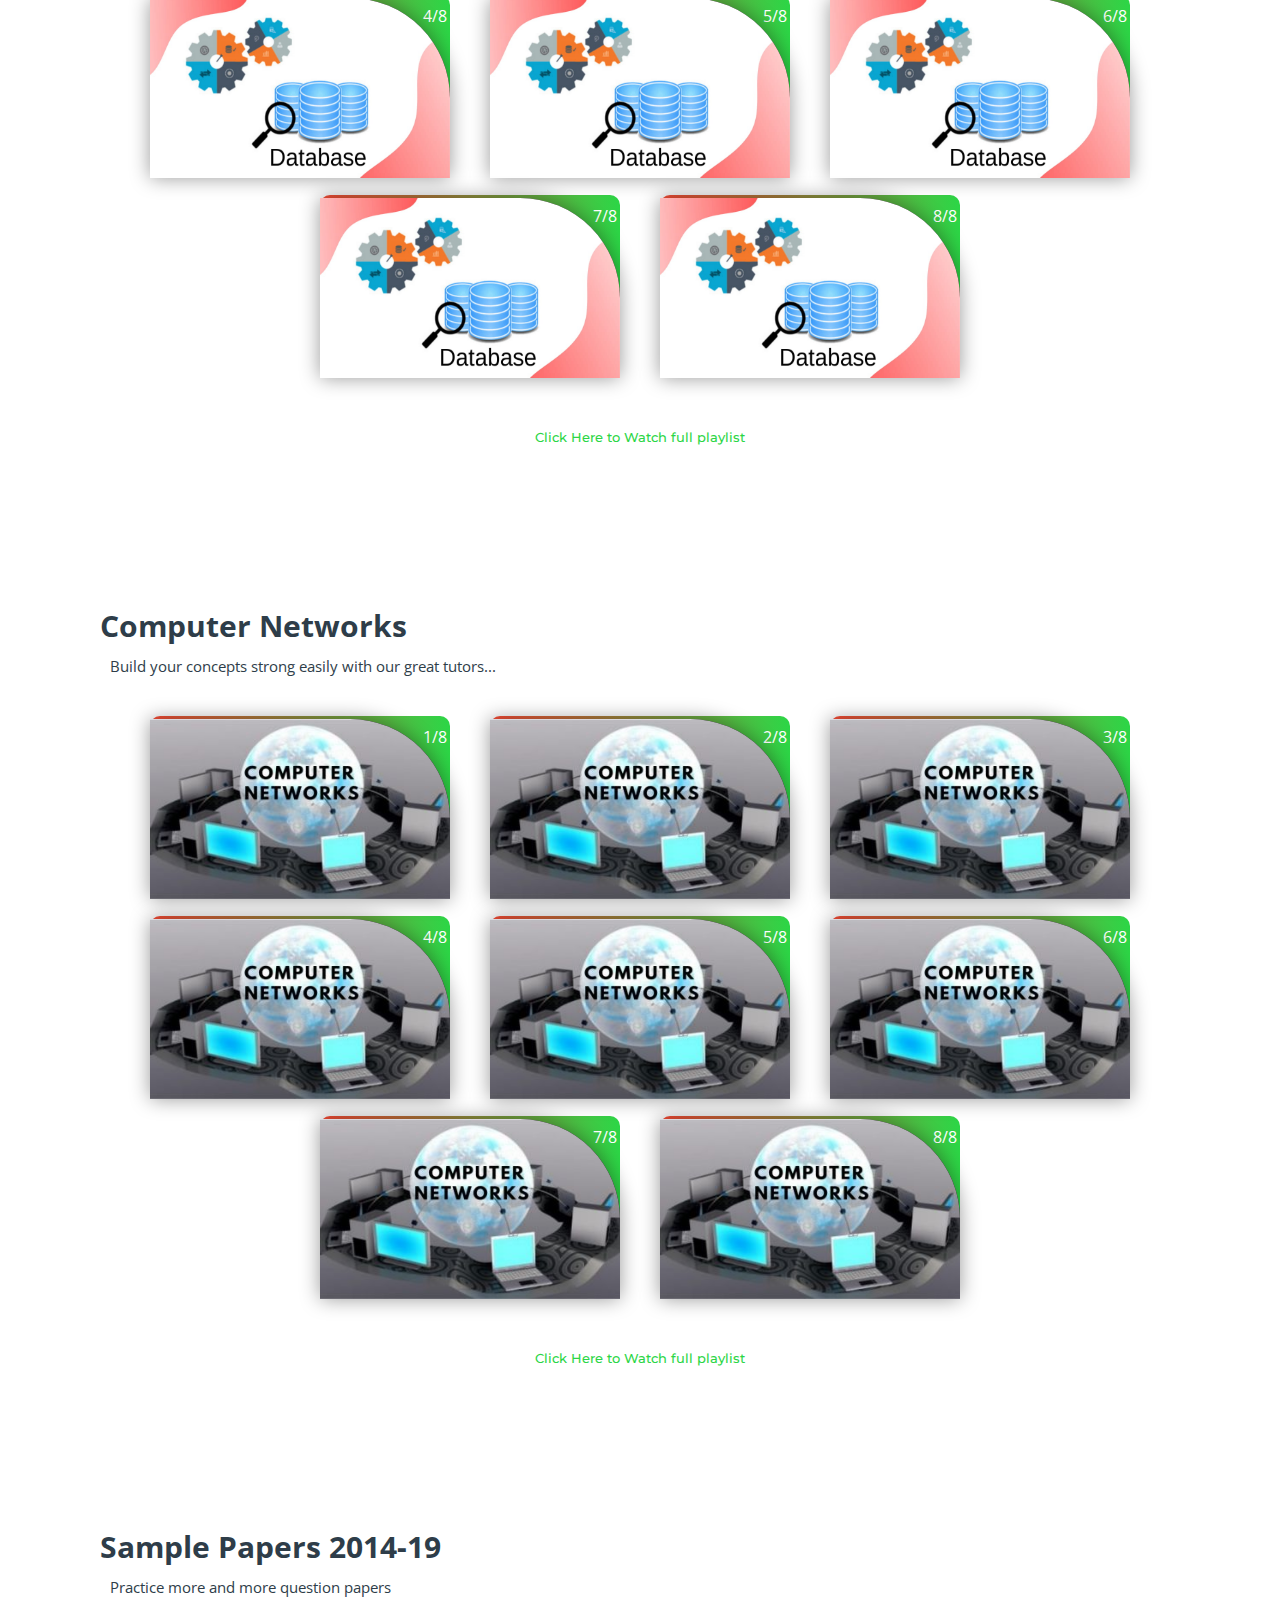
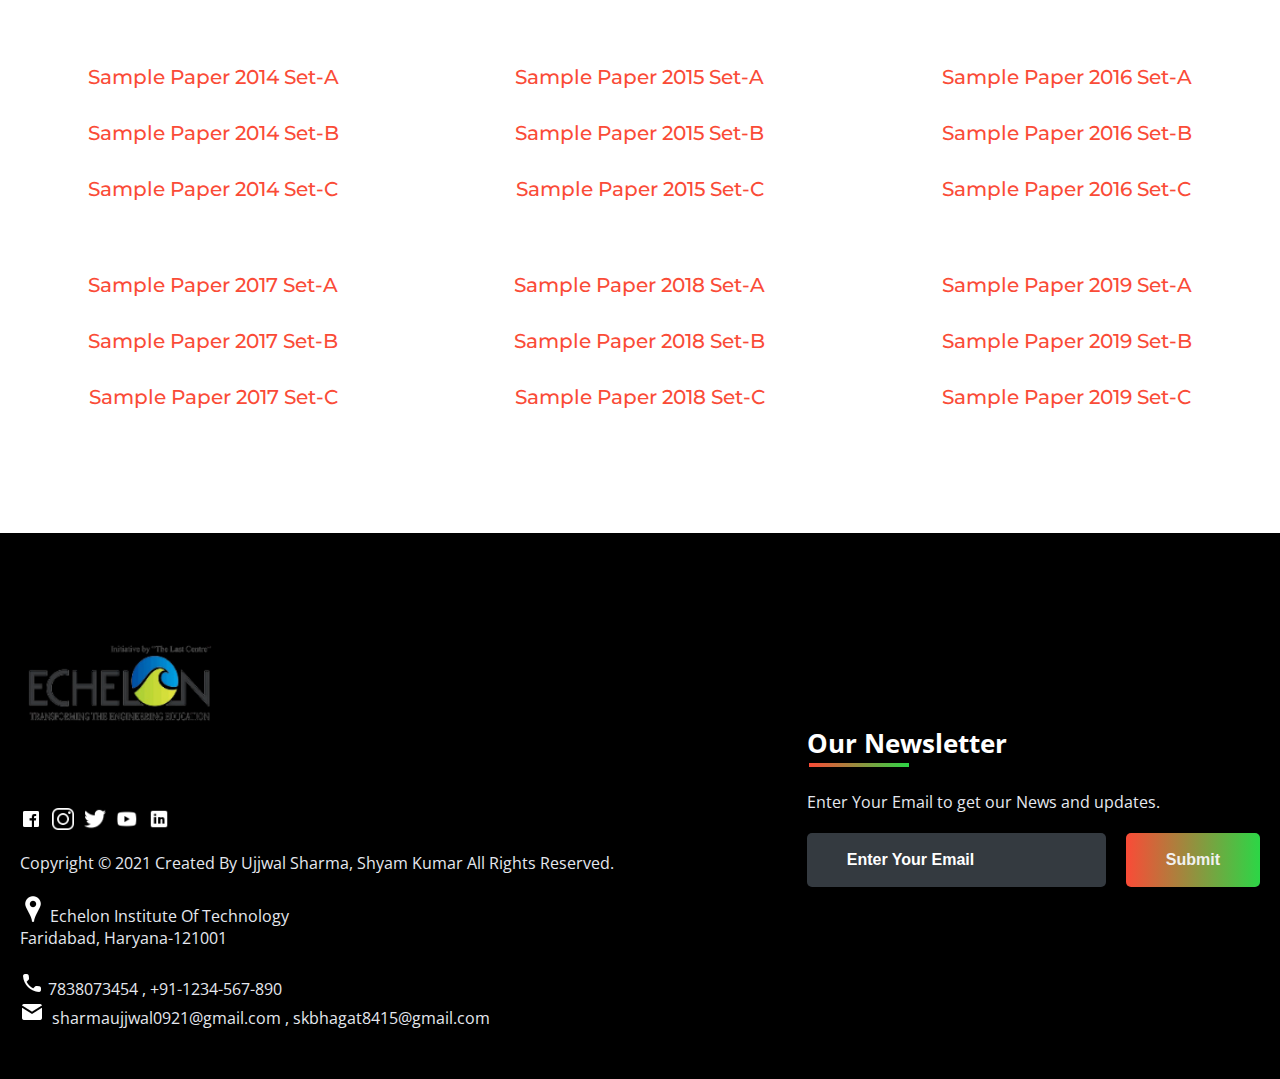
<file: E-learning_Website-master/subjects/gate.html>
<!DOCTYPE html>
<html>
<head>
	<link rel="shortcut icon" type="png" href="../images/icon/favicon.png">
	<title>Prepare for GATE on Life at Echelon</title>
	<link rel="stylesheet" type="text/css" href="subjects.css">
	<script type="text/javascript" src="../script.js"></script>
</head>
<body>

<!-- NAVIGATION -->
	<header>
		<div class="nav" id="nav">
			<div id="echelon-logo">
			<a href="../index.html"><img src="../images/icon/logo.png" style="width: 120px;"></a></div>
			<div class="switch-tab" id="switch-tab" onclick="switchTAB()"><img src="../images/icon/menu.png"></div>
			<ul id="list-switch">
				<li><a href="jee.html"><img src="../images/courses/d1.png" class="icon">JEE</a></li>
				<li><a href="#"><img src="../images/courses/paper.png" class="icon">GATE</a></li>
				<li><a href="computer_courses.html"><img src="../images/courses/computer.png" class="icon">Computer Courses</a></li>
				<li><a href="computer_courses.html#data"><img src="../images/courses/data.png" class="icon">Data Structures</a></li>
				<li><a href="computer_courses.html#algo"><img src="../images/courses/algo.png" class="icon">Algorithm</a></li>
				<li><a href="computer_courses.html#projects"><img src="../images/courses/projects.png" class="icon">Projects</a></li>
			</ul>
			<div class="search" id="search-switch">
				<input type="text" placeholder="Search" class="srch"><button id="srchbtn"><img src="../images/icon/search.png"></button>
			</div>
		</div>
	</header>


<!-- Main Title of the Page -->
	<div class="title">
		<span>Prepare for GATE Exams on Learn With Echelon</span>
		<div class="shortdesc">
			<p>Learn from Life at Echelon for better higher studies in<br> Indian Institutes of Technologies(IIT)</p>
		</div>
	</div>


<!-- Some KeyWords related to topic -->
	<div class="course">
		<div class="cbox">
		<div class="det"><a href="#digital">Digital Logic</a></div>
		<div class="det"><a href="https://en.wikipedia.org/wiki/Sequential_logic" target="_blank">Combinational & Sequential Circuits</a></div>
		<div class="det"><a href="https://en.wikipedia.org/wiki/ALU" target="_blank">Computer Arithmetic</a></div>
		<div class="det"><a href="https://en.wikipedia.org/wiki/Boolean_algebra" target="_blank">Boolean Algebra</a></div>
		<div class="det"><a href="computer_courses.html#algo">Algorithm</a></div>
		<div class="det"><a href="computer_courses.html#data">Data Structures</a></div>
		</div>
		<div class="cbox">
		<div class="det"><a href="#compiler">Compiler Design</a></div>
		<div class="det"><a href="#os">OS</a></div>
		<div class="det"><a href="#coaa">Computer Organization & Architecture</a></div>
		<div class="det"><a href="https://en.wikipedia.org/wiki/IPv4" target="_blank">IPv4 / IPv6</a></div>
		<div class="det"><a href="#cn">Computer Networks</a></div>
		<div class="det"><a href="#database">Databases</a></div>
		<div class="det"><a href="https://en.wikipedia.org/wiki/Theory_of_computation" target="_blank">Theory of Computation</a></div>
		</div>
		<div class="cbox">
		<div class="det"><a href="#math">Discrete Mathematics</a></div>
		<div class="det"><a href="#math">Calculus</a></div>
		<div class="det"><a href="#math">Linear Algebra</a></div>
		<div class="det"><a href="#math">Trigonometry</a></div>
		<div class="det"><a href="#math">Integration</a></div>
		<div class="det"><a href="#math">Matrices</a></div>
		<div class="det"><a href="#math">Probability</a></div>
		<div class="det"><a href="#math">Differentiation</a></div>
		</div>
	</div>


<!-- Courses Available -->
	<div class="inbt">
		Accelerate your career with GATE programs
	</div>

	<div class="ccard">
	<center>
		<div class="ccardbox">
			<div class="dcard">
				<div class="fpart"><img src="../images/courses/math.jpg"></div>
				<a href="#math"><div class="spart">2 Courses <img src="../images/icon/dropdown.png"></div></a>
			</div>
			<div class="dcard">
				<div class="fpart"><img src="../images/courses/digital.jpg"></div>
				<a href="#digital"><div class="spart">5 Courses <img src="../images/icon/dropdown.png"></div></a>
			</div>
			<div class="dcard">
				<div class="fpart"><img src="../images/courses/coaa.jpg"></div>
				<a href="#coaa"><div class="spart">3 Courses <img src="../images/icon/dropdown.png"></div></a>
			</div>
			<div class="dcard">
				<div class="fpart"><img src="../images/courses/database.jpg"></div>
				<a href="#database"><div class="spart">3 Courses <img src="../images/icon/dropdown.png"></div></a>
			</div>
			<div class="dcard">
				<div class="fpart"><img src="../images/courses/data-algo.jpg"></div>
				<a href="computer_courses.html#data"><div class="spart">6 Courses <img src="../images/icon/dropdown.png"></div></a>
			</div>
			<div class="dcard">
				<div class="fpart"><img src="../images/courses/compiler.jpg"></div>
				<a href="#compiler"><div class="spart">2 Courses <img src="../images/icon/dropdown.png"></div></a>
			</div>
			<div class="dcard">
				<div class="fpart"><img src="../images/courses/os.jpg"></div>
				<a href="#os"><div class="spart">1 Courses <img src="../images/icon/dropdown.png"></div></a>
			</div>
			<div class="dcard">
				<div class="fpart"><img src="../images/courses/cn.jpg"></div>
				<a href="#cn"><div class="spart">3 Courses <img src="../images/icon/dropdown.png"></div></a>
			</div>
		</div>
	</center>
	</div>


<!-- Videos on ENGINEERING MATHEMATICS Lectures -->

	<div class="title2" id="math">
		<span>Engineering Mathematics</span>
		<div class="shortdesc2">
			<p>Practice Mathematics on your tips...</p>
		</div>
	</div>
	
	<center>
		<div class="ccardbox2">
			<div class="dcard2"><span class="tag" >1/8</span>
				<div class="fpart2"><img src="../images/courses/math.jpg">
					<iframe src="https://www.youtube.com/embed/xxGyTHWrHZg" frameborder="0" allow="accelerometer; autoplay; encrypted-media; gyroscope; picture-in-picture" allowfullscreen></iframe>
				</div>
			</div>
			<div class="dcard2"><span class="tag" >2/8</span>
				<div class="fpart2"><img src="../images/courses/math.jpg">
					<iframe src="https://www.youtube.com/embed/xxGyTHWrHZg" frameborder="0" allow="accelerometer; autoplay; encrypted-media; gyroscope; picture-in-picture" allowfullscreen></iframe>
				</div>
			</div>
			<div class="dcard2"><span class="tag" >3/8</span>
				<div class="fpart2"><img src="../images/courses/math.jpg">
					<iframe src="https://www.youtube.com/embed/xxGyTHWrHZg" frameborder="0" allow="accelerometer; autoplay; encrypted-media; gyroscope; picture-in-picture" allowfullscreen></iframe>
				</div>
			</div>
			<div class="dcard2"><span class="tag" >4/8</span>
				<div class="fpart2"><img src="../images/courses/math.jpg">
					<iframe src="https://www.youtube.com/embed/xxGyTHWrHZg" frameborder="0" allow="accelerometer; autoplay; encrypted-media; gyroscope; picture-in-picture" allowfullscreen></iframe>
				</div>
			</div>
		
			<div class="dcard2"><span class="tag" >5/8</span>
				<div class="fpart2"><img src="../images/courses/math.jpg">
					<iframe src="https://www.youtube.com/embed/xxGyTHWrHZg" frameborder="0" allow="accelerometer; autoplay; encrypted-media; gyroscope; picture-in-picture" allowfullscreen></iframe>
				</div>
			</div>
			<div class="dcard2"><span class="tag" >6/8</span>
				<div class="fpart2"><img src="../images/courses/math.jpg">
					<iframe src="https://www.youtube.com/embed/xxGyTHWrHZg" frameborder="0" allow="accelerometer; autoplay; encrypted-media; gyroscope; picture-in-picture" allowfullscreen></iframe>
				</div>
			</div>
			<div class="dcard2"><span class="tag" >7/8</span>
				<div class="fpart2"><img src="../images/courses/math.jpg">
					<iframe src="https://www.youtube.com/embed/xxGyTHWrHZg" frameborder="0" allow="accelerometer; autoplay; encrypted-media; gyroscope; picture-in-picture" allowfullscreen></iframe>
				</div>
			</div>
			<div class="dcard2"><span class="tag" >8/8</span>
				<div class="fpart2"><img src="../images/courses/math.jpg">
					<iframe src="https://www.youtube.com/embed/xxGyTHWrHZg" frameborder="0" allow="accelerometer; autoplay; encrypted-media; gyroscope; picture-in-picture" allowfullscreen></iframe>
				</div>
			</div>
		</div>
	</center>
<br><br>
	<div class="click-me">
		<a href="https://www.youtube.com/watch?v=xxGyTHWrHZg" target="_blank">Click Here to Watch full playlist</a>
	</div>



<!-- Videos on DIGITAL LOGIC Lectures -->

	<div class="title2" id="digital">
		<span>Digital Logic</span>
		<div class="shortdesc2">
			<p>Learn deeply about Digital Logic Circuits...</p>
		</div>
	</div>
	<center>
		<div class="ccardbox2">
			<div class="dcard2"><span class="tag" >1/8</span>
				<div class="fpart2"><img src="../images/courses/digital.jpg">
					<iframe src="https://www.youtube.com/embed/-M7oIM8hKSU" frameborder="0" allow="accelerometer; autoplay; encrypted-media; gyroscope; picture-in-picture" allowfullscreen></iframe>
				</div>
			</div>
			<div class="dcard2"><span class="tag" >2/8</span>
				<div class="fpart2"><img src="../images/courses/digital.jpg">
					<iframe src="https://www.youtube.com/embed/-M7oIM8hKSU" frameborder="0" allow="accelerometer; autoplay; encrypted-media; gyroscope; picture-in-picture" allowfullscreen></iframe>
				</div>
			</div>
			<div class="dcard2"><span class="tag" >3/8</span>
				<div class="fpart2"><img src="../images/courses/digital.jpg">
					<iframe src="https://www.youtube.com/embed/-M7oIM8hKSU" frameborder="0" allow="accelerometer; autoplay; encrypted-media; gyroscope; picture-in-picture" allowfullscreen></iframe>
				</div>
			</div>
			<div class="dcard2"><span class="tag" >4/8</span>
				<div class="fpart2"><img src="../images/courses/digital.jpg">
					<iframe src="https://www.youtube.com/embed/-M7oIM8hKSU" frameborder="0" allow="accelerometer; autoplay; encrypted-media; gyroscope; picture-in-picture" allowfullscreen></iframe>
				</div>
			</div>
		
			<div class="dcard2"><span class="tag" >5/8</span>
				<div class="fpart2"><img src="../images/courses/digital.jpg">
					<iframe src="https://www.youtube.com/embed/-M7oIM8hKSU" frameborder="0" allow="accelerometer; autoplay; encrypted-media; gyroscope; picture-in-picture" allowfullscreen></iframe>
				</div>
			</div>
			<div class="dcard2"><span class="tag" >6/8</span>
				<div class="fpart2"><img src="../images/courses/digital.jpg">
					<iframe src="https://www.youtube.com/embed/-M7oIM8hKSU" frameborder="0" allow="accelerometer; autoplay; encrypted-media; gyroscope; picture-in-picture" allowfullscreen></iframe>
				</div>
			</div>
			<div class="dcard2"><span class="tag" >7/8</span>
				<div class="fpart2"><img src="../images/courses/digital.jpg">
					<iframe src="https://www.youtube.com/embed/-M7oIM8hKSU" frameborder="0" allow="accelerometer; autoplay; encrypted-media; gyroscope; picture-in-picture" allowfullscreen></iframe>
				</div>
			</div>
			<div class="dcard2"><span class="tag" >8/8</span>
				<div class="fpart2"><img src="../images/courses/digital.jpg">
					<iframe src="https://www.youtube.com/embed/-M7oIM8hKSU" frameborder="0" allow="accelerometer; autoplay; encrypted-media; gyroscope; picture-in-picture" allowfullscreen></iframe>
				</div>
			</div>
		</div>
	</center>
<br><br>
	<div class="click-me">
		<a href="https://youtu.be/-M7oIM8hKSU" target="_blank">Click Here to Watch full playlist</a>
	</div>



<!-- Videos on COMPUTER ORGANIZATION and ARCHITECTURE Lectures -->

	<div class="title2" id="coaa">
		<span>Computer Organization and Architecture</span>
		<div class="shortdesc2">
			<p>Build your concepts strong easily with our great tutors...</p>
		</div>
	</div>
	<center>
		<div class="ccardbox2">
			<div class="dcard2"><span class="tag" >1/8</span>
				<div class="fpart2"><img src="../images/courses/coaa.jpg">
					<iframe src="https://www.youtube.com/embed/q6oiRtKTpX4" frameborder="0" allow="accelerometer; autoplay; encrypted-media; gyroscope; picture-in-picture" allowfullscreen></iframe>
				</div>
			</div>
			<div class="dcard2"><span class="tag" >2/8</span>
				<div class="fpart2"><img src="../images/courses/coaa.jpg">
					<iframe src="https://www.youtube.com/embed/q6oiRtKTpX4" frameborder="0" allow="accelerometer; autoplay; encrypted-media; gyroscope; picture-in-picture" allowfullscreen></iframe>
				</div>
			</div>
			<div class="dcard2"><span class="tag" >3/8</span>
				<div class="fpart2"><img src="../images/courses/coaa.jpg">
					<iframe src="https://www.youtube.com/embed/q6oiRtKTpX4" frameborder="0" allow="accelerometer; autoplay; encrypted-media; gyroscope; picture-in-picture" allowfullscreen></iframe>
				</div>
			</div>
			<div class="dcard2"><span class="tag" >4/8</span>
				<div class="fpart2"><img src="../images/courses/coaa.jpg">
					<iframe src="https://www.youtube.com/embed/q6oiRtKTpX4" frameborder="0" allow="accelerometer; autoplay; encrypted-media; gyroscope; picture-in-picture" allowfullscreen></iframe>
				</div>
			</div>
		
			<div class="dcard2"><span class="tag" >5/8</span>
				<div class="fpart2"><img src="../images/courses/coaa.jpg">
					<iframe src="https://www.youtube.com/embed/q6oiRtKTpX4" frameborder="0" allow="accelerometer; autoplay; encrypted-media; gyroscope; picture-in-picture" allowfullscreen></iframe>
				</div>
			</div>
			<div class="dcard2"><span class="tag" >6/8</span>
				<div class="fpart2"><img src="../images/courses/coaa.jpg">
					<iframe src="https://www.youtube.com/embed/q6oiRtKTpX4" frameborder="0" allow="accelerometer; autoplay; encrypted-media; gyroscope; picture-in-picture" allowfullscreen></iframe>
				</div>
			</div>
			<div class="dcard2"><span class="tag" >7/8</span>
				<div class="fpart2"><img src="../images/courses/coaa.jpg">
					<iframe src="https://www.youtube.com/embed/q6oiRtKTpX4" frameborder="0" allow="accelerometer; autoplay; encrypted-media; gyroscope; picture-in-picture" allowfullscreen></iframe>
				</div>
			</div>
			<div class="dcard2"><span class="tag" >8/8</span>
				<div class="fpart2"><img src="../images/courses/coaa.jpg">
					<iframe src="https://www.youtube.com/embed/q6oiRtKTpX4" frameborder="0" allow="accelerometer; autoplay; encrypted-media; gyroscope; picture-in-picture" allowfullscreen></iframe>
				</div>
			</div>
		</div>
	</center>
<br><br>
	<div class="click-me">
		<a href="https://youtu.be/q6oiRtKTpX4" target="_blank">Click Here to Watch full playlist</a>
	</div>



<!-- Videos on COMPILER Lectures -->

	<div class="title2" id="compiler">
		<span>Compiler Design</span>
		<div class="shortdesc2">
			<p>Build your concepts strong easily with our great tutors...</p>
		</div>
	</div>
	<center>
		<div class="ccardbox2">
			<div class="dcard2"><span class="tag" >1/8</span>
				<div class="fpart2"><img src="../images/courses/compiler.jpg">
					<iframe src="https://www.youtube.com/embed/yNZIhF6pxjM" frameborder="0" allow="accelerometer; autoplay; encrypted-media; gyroscope; picture-in-picture" allowfullscreen></iframe>
				</div>
			</div>
			<div class="dcard2"><span class="tag" >2/8</span>
				<div class="fpart2"><img src="../images/courses/compiler.jpg">
					<iframe src="https://www.youtube.com/embed/yNZIhF6pxjM" frameborder="0" allow="accelerometer; autoplay; encrypted-media; gyroscope; picture-in-picture" allowfullscreen></iframe>
				</div>
			</div>
			<div class="dcard2"><span class="tag" >3/8</span>
				<div class="fpart2"><img src="../images/courses/compiler.jpg">
					<iframe src="https://www.youtube.com/embed/yNZIhF6pxjM" frameborder="0" allow="accelerometer; autoplay; encrypted-media; gyroscope; picture-in-picture" allowfullscreen></iframe>
				</div>
			</div>
			<div class="dcard2"><span class="tag" >4/8</span>
				<div class="fpart2"><img src="../images/courses/compiler.jpg">
					<iframe src="https://www.youtube.com/embed/yNZIhF6pxjM" frameborder="0" allow="accelerometer; autoplay; encrypted-media; gyroscope; picture-in-picture" allowfullscreen></iframe>
				</div>
			</div>
		
			<div class="dcard2"><span class="tag" >5/8</span>
				<div class="fpart2"><img src="../images/courses/compiler.jpg">
					<iframe src="https://www.youtube.com/embed/yNZIhF6pxjM" frameborder="0" allow="accelerometer; autoplay; encrypted-media; gyroscope; picture-in-picture" allowfullscreen></iframe>
				</div>
			</div>
			<div class="dcard2"><span class="tag" >6/8</span>
				<div class="fpart2"><img src="../images/courses/compiler.jpg">
					<iframe src="https://www.youtube.com/embed/yNZIhF6pxjM" frameborder="0" allow="accelerometer; autoplay; encrypted-media; gyroscope; picture-in-picture" allowfullscreen></iframe>
				</div>
			</div>
			<div class="dcard2"><span class="tag" >7/8</span>
				<div class="fpart2"><img src="../images/courses/compiler.jpg">
					<iframe src="https://www.youtube.com/embed/yNZIhF6pxjM" frameborder="0" allow="accelerometer; autoplay; encrypted-media; gyroscope; picture-in-picture" allowfullscreen></iframe>
				</div>
			</div>
			<div class="dcard2"><span class="tag" >8/8</span>
				<div class="fpart2"><img src="../images/courses/compiler.jpg">
					<iframe src="https://www.youtube.com/embed/yNZIhF6pxjM" frameborder="0" allow="accelerometer; autoplay; encrypted-media; gyroscope; picture-in-picture" allowfullscreen></iframe>
				</div>
			</div>
		</div>
	</center>
<br><br>
	<div class="click-me">
		<a href="https://youtu.be/yNZIhF6pxjM" target="_blank">Click Here to Watch full playlist</a>
	</div>



<!-- Videos on OPERATING SYSTEM Lectures -->


<div class="title2" id="os">
		<span>Operating System</span>
		<div class="shortdesc2">
			<p>Build your concepts strong easily with our great tutors...</p>
		</div>
	</div>
	<center>
		<div class="ccardbox2">
			<div class="dcard2"><span class="tag" >1/8</span>
				<div class="fpart2"><img src="../images/courses/os.jpg">
					<iframe src="https://www.youtube.com/embed/vBURTt97EkA" frameborder="0" allow="accelerometer; autoplay; encrypted-media; gyroscope; picture-in-picture" allowfullscreen></iframe>
				</div>
			</div>
			<div class="dcard2"><span class="tag" >2/8</span>
				<div class="fpart2"><img src="../images/courses/os.jpg">
					<iframe src="https://www.youtube.com/embed/vBURTt97EkA" frameborder="0" allow="accelerometer; autoplay; encrypted-media; gyroscope; picture-in-picture" allowfullscreen></iframe>
				</div>
			</div>
			<div class="dcard2"><span class="tag" >3/8</span>
				<div class="fpart2"><img src="../images/courses/os.jpg">
					<iframe src="https://www.youtube.com/embed/vBURTt97EkA" frameborder="0" allow="accelerometer; autoplay; encrypted-media; gyroscope; picture-in-picture" allowfullscreen></iframe>
				</div>
			</div>
			<div class="dcard2"><span class="tag" >4/8</span>
				<div class="fpart2"><img src="../images/courses/os.jpg">
					<iframe src="https://www.youtube.com/embed/vBURTt97EkA" frameborder="0" allow="accelerometer; autoplay; encrypted-media; gyroscope; picture-in-picture" allowfullscreen></iframe>
				</div>
			</div>
		
			<div class="dcard2"><span class="tag" >5/8</span>
				<div class="fpart2"><img src="../images/courses/os.jpg">
					<iframe src="https://www.youtube.com/embed/vBURTt97EkA" frameborder="0" allow="accelerometer; autoplay; encrypted-media; gyroscope; picture-in-picture" allowfullscreen></iframe>
				</div>
			</div>
			<div class="dcard2"><span class="tag" >6/8</span>
				<div class="fpart2"><img src="../images/courses/os.jpg">
					<iframe src="https://www.youtube.com/embed/vBURTt97EkA" frameborder="0" allow="accelerometer; autoplay; encrypted-media; gyroscope; picture-in-picture" allowfullscreen></iframe>
				</div>
			</div>
			<div class="dcard2"><span class="tag" >7/8</span>
				<div class="fpart2"><img src="../images/courses/os.jpg">
					<iframe src="https://www.youtube.com/embed/vBURTt97EkA" frameborder="0" allow="accelerometer; autoplay; encrypted-media; gyroscope; picture-in-picture" allowfullscreen></iframe>
				</div>
			</div>
			<div class="dcard2"><span class="tag" >8/8</span>
				<div class="fpart2"><img src="../images/courses/os.jpg">
					<iframe src="https://www.youtube.com/embed/vBURTt97EkA" frameborder="0" allow="accelerometer; autoplay; encrypted-media; gyroscope; picture-in-picture" allowfullscreen></iframe>
				</div>
			</div>
		</div>
	</center>

<br><br>
	<div class="click-me">
		<a href="https://youtu.be/vBURTt97EkA" target="_blank">Click Here to Watch full playlist</a>
	</div>


<!-- Videos on DATABASE Lectures -->

<div class="title2" id="database">
		<span>Databases</span>
		<div class="shortdesc2">
			<p>Build your concepts strong easily with our great tutors...</p>
		</div>
	</div>
	<center>
		<div class="ccardbox2">
			<div class="dcard2"><span class="tag" >1/8</span>
				<div class="fpart2"><img src="../images/courses/database.jpg">
					<iframe src="https://www.youtube.com/embed/wR0jg0eQsZA" frameborder="0" allow="accelerometer; autoplay; encrypted-media; gyroscope; picture-in-picture" allowfullscreen></iframe>
				</div>
			</div>
			<div class="dcard2"><span class="tag" >2/8</span>
				<div class="fpart2"><img src="../images/courses/database.jpg">
					<iframe src="https://www.youtube.com/embed/wR0jg0eQsZA" frameborder="0" allow="accelerometer; autoplay; encrypted-media; gyroscope; picture-in-picture" allowfullscreen></iframe>
				</div>
			</div>
			<div class="dcard2"><span class="tag" >3/8</span>
				<div class="fpart2"><img src="../images/courses/database.jpg">
					<iframe src="https://www.youtube.com/embed/wR0jg0eQsZA" frameborder="0" allow="accelerometer; autoplay; encrypted-media; gyroscope; picture-in-picture" allowfullscreen></iframe>
				</div>
			</div>
			<div class="dcard2"><span class="tag" >4/8</span>
				<div class="fpart2"><img src="../images/courses/database.jpg">
					<iframe src="https://www.youtube.com/embed/wR0jg0eQsZA" frameborder="0" allow="accelerometer; autoplay; encrypted-media; gyroscope; picture-in-picture" allowfullscreen></iframe>
				</div>
			</div>
		
			<div class="dcard2"><span class="tag" >5/8</span>
				<div class="fpart2"><img src="../images/courses/database.jpg">
					<iframe src="https://www.youtube.com/embed/wR0jg0eQsZA" frameborder="0" allow="accelerometer; autoplay; encrypted-media; gyroscope; picture-in-picture" allowfullscreen></iframe>
				</div>
			</div>
			<div class="dcard2"><span class="tag" >6/8</span>
				<div class="fpart2"><img src="../images/courses/database.jpg">
					<iframe src="https://www.youtube.com/embed/wR0jg0eQsZA" frameborder="0" allow="accelerometer; autoplay; encrypted-media; gyroscope; picture-in-picture" allowfullscreen></iframe>
				</div>
			</div>
			<div class="dcard2"><span class="tag" >7/8</span>
				<div class="fpart2"><img src="../images/courses/database.jpg">
					<iframe src="https://www.youtube.com/embed/wR0jg0eQsZA" frameborder="0" allow="accelerometer; autoplay; encrypted-media; gyroscope; picture-in-picture" allowfullscreen></iframe>
				</div>
			</div>
			<div class="dcard2"><span class="tag" >8/8</span>
				<div class="fpart2"><img src="../images/courses/database.jpg">
					<iframe src="https://www.youtube.com/embed/wR0jg0eQsZA" frameborder="0" allow="accelerometer; autoplay; encrypted-media; gyroscope; picture-in-picture" allowfullscreen></iframe>
				</div>
			</div>
		</div>
	</center>
<br><br>
	<div class="click-me">
		<a href="https://youtu.be/wR0jg0eQsZA" target="_blank">Click Here to Watch full playlist</a>
	</div>



<!-- Videos on COMPUTER NETWORKS Lectures -->

<div class="title2" id="cn">
		<span>Computer Networks</span>
		<div class="shortdesc2">
			<p>Build your concepts strong easily with our great tutors...</p>
		</div>
	</div>
	<center>
		<div class="ccardbox2">
			<div class="dcard2"><span class="tag" >1/8</span>
				<div class="fpart2"><img src="../images/courses/cn.jpg">
					<iframe src="https://www.youtube.com/embed/qiQR5rTSshw" frameborder="0" allow="accelerometer; autoplay; encrypted-media; gyroscope; picture-in-picture" allowfullscreen></iframe>
				</div>
			</div>
			<div class="dcard2"><span class="tag" >2/8</span>
				<div class="fpart2"><img src="../images/courses/cn.jpg">
					<iframe src="https://www.youtube.com/embed/qiQR5rTSshw" frameborder="0" allow="accelerometer; autoplay; encrypted-media; gyroscope; picture-in-picture" allowfullscreen></iframe>
				</div>
			</div>
			<div class="dcard2"><span class="tag" >3/8</span>
				<div class="fpart2"><img src="../images/courses/cn.jpg">
					<iframe src="https://www.youtube.com/embed/qiQR5rTSshw" frameborder="0" allow="accelerometer; autoplay; encrypted-media; gyroscope; picture-in-picture" allowfullscreen></iframe>
				</div>
			</div>
			<div class="dcard2"><span class="tag" >4/8</span>
				<div class="fpart2"><img src="../images/courses/cn.jpg">
					<iframe src="https://www.youtube.com/embed/qiQR5rTSshw" frameborder="0" allow="accelerometer; autoplay; encrypted-media; gyroscope; picture-in-picture" allowfullscreen></iframe>
				</div>
			</div>
		
			<div class="dcard2"><span class="tag" >5/8</span>
				<div class="fpart2"><img src="../images/courses/cn.jpg">
					<iframe src="https://www.youtube.com/embed/qiQR5rTSshw" frameborder="0" allow="accelerometer; autoplay; encrypted-media; gyroscope; picture-in-picture" allowfullscreen></iframe>
				</div>
			</div>
			<div class="dcard2"><span class="tag" >6/8</span>
				<div class="fpart2"><img src="../images/courses/cn.jpg">
					<iframe src="https://www.youtube.com/embed/qiQR5rTSshw" frameborder="0" allow="accelerometer; autoplay; encrypted-media; gyroscope; picture-in-picture" allowfullscreen></iframe>
				</div>
			</div>
			<div class="dcard2"><span class="tag" >7/8</span>
				<div class="fpart2"><img src="../images/courses/cn.jpg">
					<iframe src="https://www.youtube.com/embed/qiQR5rTSshw" frameborder="0" allow="accelerometer; autoplay; encrypted-media; gyroscope; picture-in-picture" allowfullscreen></iframe>
				</div>
			</div>
			<div class="dcard2"><span class="tag" >8/8</span>
				<div class="fpart2"><img src="../images/courses/cn.jpg">
					<iframe src="https://www.youtube.com/embed/qiQR5rTSshw" frameborder="0" allow="accelerometer; autoplay; encrypted-media; gyroscope; picture-in-picture" allowfullscreen></iframe>
				</div>
			</div>
		</div>
	</center>

<br><br>
	<div class="click-me">
		<a href="https://youtu.be/qiQR5rTSshw" target="_blank">Click Here to Watch full playlist</a>
	</div>

	

<!-- Links for SAMPLE PAPERS of JEE MAINS & ADVANCED -->

	<div class="title2" id="sample_papers">
		<span>Sample Papers 2014-19</span>
		<div class="shortdesc2">
			<p>Practice more and more question papers</p>
		</div>
	</div>

	<div class="sample">
		<ul>
			<li><a href="../samplePapers/p1.pdf" target="_blank">Sample Paper 2014 Set-A</a></li>
			<li><a href="../samplePapers/p1.pdf" target="_blank">Sample Paper 2014 Set-B</a></li>
			<li><a href="../samplePapers/p1.pdf" target="_blank">Sample Paper 2014 Set-C</a></li>
		</ul>
		<ul>
			<li><a href="../samplePapers/p1.pdf" target="_blank">Sample Paper 2015 Set-A</a></li>
			<li><a href="../samplePapers/p1.pdf" target="_blank">Sample Paper 2015 Set-B</a></li>
			<li><a href="../samplePapers/p1.pdf" target="_blank">Sample Paper 2015 Set-C</a></li>
		</ul>
		<ul>
			<li><a href="../samplePapers/p1.pdf" target="_blank">Sample Paper 2016 Set-A</a></li>
			<li><a href="../samplePapers/p1.pdf" target="_blank">Sample Paper 2016 Set-B</a></li>
			<li><a href="../samplePapers/p1.pdf" target="_blank">Sample Paper 2016 Set-C</a></li>
		</ul>
	</div>
	<div class="sample lastSample">
		<ul>
			<li><a href="../samplePapers/p1.pdf" target="_blank">Sample Paper 2017 Set-A</a></li>
			<li><a href="../samplePapers/p1.pdf" target="_blank">Sample Paper 2017 Set-B</a></li>
			<li><a href="../samplePapers/p1.pdf" target="_blank">Sample Paper 2017 Set-C</a></li>
		</ul>
		<ul>
			<li><a href="../samplePapers/p1.pdf" target="_blank">Sample Paper 2018 Set-A</a></li>
			<li><a href="../samplePapers/p1.pdf" target="_blank">Sample Paper 2018 Set-B</a></li>
			<li><a href="../samplePapers/p1.pdf" target="_blank">Sample Paper 2018 Set-C</a></li>
		</ul>
		<ul>
			<li><a href="../samplePapers/p1.pdf" target="_blank">Sample Paper 2019 Set-A</a></li>
			<li><a href="../samplePapers/p1.pdf" target="_blank">Sample Paper 2019 Set-B</a></li>
			<li><a href="../samplePapers/p1.pdf" target="_blank">Sample Paper 2019 Set-C</a></li>
		</ul>
	</div>


<!-- FOOTER -->
<footer>
	<div class="footer-container">
		<div class="left-col">
			<img src="../images/icon/logo - Copy.jpg" style="width: 200px;">
			<div class="logo"></div>
			<div class="social-media">
				<a href="#"><img src="../images/icon\fb.png"></a>
				<a href="#"><img src="../images/icon\insta.png"></a>
				<a href="#"><img src="../images/icon\tt.png"></a>
				<a href="#"><img src="../images/icon\ytube.png"></a>
				<a href="#"><img src="../images/icon\linkedin.png"></a>
			</div><br><br>
			<p class="rights-text">Copyright © 2021 Created By Ujjwal Sharma, Shyam Kumar All Rights Reserved.</p>
			<br><p><img src="../images/icon/location.png"> Echelon Institute Of Technology <br>Faridabad, Haryana-121001</p><br>
			<p><img src="../images/icon/phone.png"> 7838073454 , +91-1234-567-890<br><img src="../images/icon/mail.png">&nbsp; sharmaujjwal0921@gmail.com , skbhagat8415@gmail.com</p>
		</div>
		<div class="right-col">
			<h1 style="color: #fff">Our Newsletter</h1>
			<div class="border"></div><br>
			<p>Enter Your Email to get our News and updates.</p>
			<form class="newsletter-form">
				<input class="txtb" type="email" placeholder="Enter Your Email">
				<input class="btn" type="submit" value="Submit">
			</form>
		</div>
	</div>
</footer>

</body>
</html>
</file>
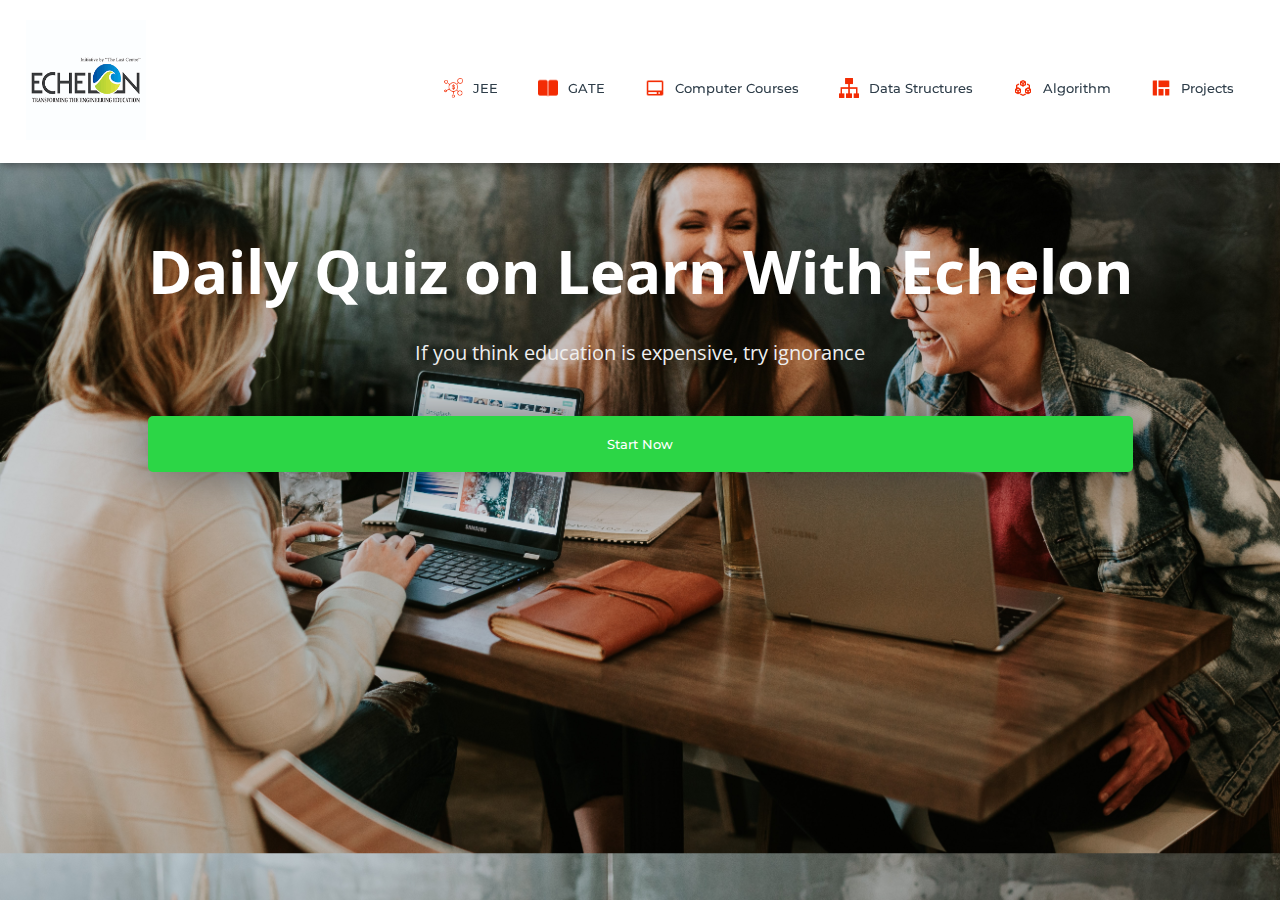
<file: E-learning_Website-master/subjects/quiz.html>
<!DOCTYPE html>
<html>
<head>
	<link rel="shortcut icon" type="png" href="../images/icon/favicon.png">
	<title>LIFE AT ECHELON QUIZ</title>
	<link rel="stylesheet" type="text/css" href="quizStyle.css">
	<script type="text/javascript" src="../script.js"></script>
</head>
<body>
	
<!-- NAVIGATION -->
	<header>
		<div class="nav" id="nav">
			<div id="learned-logo">
			<a href="../index.html"><img src="../images/icon/logo.png" style="width: 120px;"></a></div>
			<div class="switch-tab" id="switch-tab" onclick="switchTAB()"><img src="../images/icon/menu.png"></div>
			<ul id="list-switch">
				<li><a href="jee.html"><img src="../images/courses/d1.png" class="icon">JEE</a></li>
				<li><a href="gate.html"><img src="../images/courses/paper.png" class="icon">GATE</a></li>
				<li><a href="computer_courses.html"><img src="../images/courses/computer.png" class="icon">Computer Courses</a></li>
				<li><a href="computer_courses.html#data"><img src="../images/courses/data.png" class="icon">Data Structures</a></li>
				<li><a href="computer_courses.html#algo"><img src="../images/courses/algo.png" class="icon">Algorithm</a></li>
				<li><a href="computer_courses.html#projects"><img src="../images/courses/projects.png" class="icon">Projects</a></li>
			</ul>
			<div class="search" id="search-switch">
				<input type="search" placeholder="Search" class="srch"><button id="srchbtn"><img src="../images/icon/search.png"></button>
			</div>
		</div>
	</header>
	

<!-- MAIN Heading of Page -->
	<div class="title" id="title">
		<span>Daily Quiz on Learn With Echelon</span>
		<div class="shortdesc"><br>
			<p>If you think education is expensive, try ignorance</p>
		</div>
		<button onclick="startquiz()">Start Now</button>
	</div>


<div class="panel" id="panel">
	
	<div class="left-side" id="left">
		<ul>
			<li onclick="quizt(1)">HOME</li>
			<li onclick="quizt(2)">JEE Mains</li>
			<li onclick="quizt(3)">JEE Advanced</li>
			<li onclick="quizt(4)">GATE</li>
			<li onclick="quizt(5)">C/C++</li>
			<li onclick="quizt(6)">Java</li>
			<li onclick="quizt(7)">Python</li>
			<li onclick="quizt(8)">JavaScript</li>
			<li onclick="quizt(9)">Data Structures</li>
			<li onclick="quizt(10)">Algorithm</li>
			<li onclick="quizt(11)">Interview Questions</li>
		</ul>
	</div>

	<div class="right-side" id="right">
		<div id="quiz-container">
			
			<div id="f1"><div class="quiz-frame main-frame"></div></div>

			<div id="f2"><iframe class="quiz-frame" src="https://docs.google.com/forms/d/e/1FAIpQLSe3hXLPuiQGqj1n3IeeAzM8YLNpgJIIk_zfteoEdWka4X3wxQ/viewform?embedded=true" frameborder="0" marginheight="0" marginwidth="0">Loading…</iframe></div>
			
			<div id="f3"><iframe class="quiz-frame" src="https://docs.google.com/forms/d/e/1FAIpQLSeVTLsd_AqZGpbIMnZRm20OKrjjiYSirWBjfCHpWtAsMQU--g/viewform?embedded=true" frameborder="0" marginheight="0" marginwidth="0">Loading…</iframe></div>
			
			<div id="f4"><iframe class="quiz-frame" src="https://docs.google.com/forms/d/e/1FAIpQLSdjSKZhQp5jqqR34zD_uWMtgXr18F9pdK6YqcafLSP6J7VZjw/viewform?embedded=true" frameborder="0" marginheight="0" marginwidth="0">Loading…</iframe></div>

			<div id="f5"><iframe class="quiz-frame" src="https://docs.google.com/forms/d/e/1FAIpQLSe1xs1-41MAbLN7KkXrJwtGdbl5ydxe_vX_nmFRjf6c0wtYkA/viewform?embedded=true"  frameborder="0" marginheight="0" marginwidth="0">Loading…</iframe></iframe></div>
			
			<div id="f6"><iframe class="quiz-frame" src="https://docs.google.com/forms/d/e/1FAIpQLSdHFDm_BakVxro_zJI78OF2OLJpXgDzzaAVMHD9hptWlXBSpA/viewform?embedded=true" frameborder="0" marginheight="0" marginwidth="0">Loading…</iframe></div>
			
			<div id="f7"><iframe class="quiz-frame" src="https://docs.google.com/forms/d/e/1FAIpQLSdgD7yFEJtqpkImDiLAaQ7w9VcsO688gr1V3Gl7FqwM5yXtWQ/viewform?embedded=true" frameborder="0" marginheight="0" marginwidth="0">Loading…</iframe></div>

			<div id="f8"><iframe class="quiz-frame" src="https://docs.google.com/forms/d/e/1FAIpQLSchDBnai_Aup7YFJQegg4z-qoB338p010VgZRxBYDT17xoRew/viewform?embedded=true" frameborder="0" marginheight="0" marginwidth="0">Loading…</iframe></div>

			<div id="f9"><iframe class="quiz-frame" src="https://docs.google.com/forms/d/e/1FAIpQLSfY5oIAz4R9Ty-LBpx7h4th6OJ0-RkrxIlLslRV4NjwwW8_uw/viewform?embedded=true" frameborder="0" marginheight="0" marginwidth="0">Loading…</iframe></div>
			
			<div id="f10"><iframe class="quiz-frame" src="https://docs.google.com/forms/d/e/1FAIpQLSflwS89sG7H98J9vFgFqJgsKaZ5gpq3yUlOiW3up7RQQ-qRnw/viewform?embedded=true" frameborder="0" marginheight="0" marginwidth="0">Loading…</iframe></div>

			<div id="f11"><iframe class="quiz-frame" src="https://docs.google.com/forms/d/e/1FAIpQLSe_aS8-CMNFdUzI1UE73zahC2bmMwJkmB6FJXPIeKbLIBqB4Q/viewform?embedded=true" frameborder="0" marginheiclass="quiz-frame" ght="0" marginwidth="0">Loading…</iframe></div>

		</div>
	</div>

</div>

	<script type="text/javascript" src="../script.js"></script>
</body>
</html>
</file>
<file: E-learning_Website-master/style.css>
@import url('https://fonts.googleapis.com/css?family=Montserrat:500&display=swap');
@import url('https://fonts.googleapis.com/css?family=Dancing+Script&display=swap');
@import url('https://fonts.googleapis.com/css?family=Open+Sans&display=swap');

* {
	box-sizing: border-box;
	margin: 0;
	padding: 0;
}

html {
	scroll-behavior: smooth;
}
body {
	background: #FFF;
	font-family: 'Open Sans', sans-serif;
}

header {
	height: 90vh;
	/* background: #000; */
}
.black {
	box-shadow: 0 2px 10px rgba(0, 0, 0, 0.5);
}
nav {
	padding-top: 20px;
	padding-bottom: 20px;
	top: 0;
	position: fixed;
	display: flex;
	width: 100%;
	z-index: 1000;
	background: #fff;
	justify-content: space-around;
	transition: 1.5s;
	align-items: center;
}
nav ul {
	display: flex;
	align-items: center;
}
nav ul li {
	list-style: none;
	margin: 5px 10px;
}
nav ul li a {
	padding: 2px 10px;
	color: #2e2e2e;
	cursor: pointer;
	transition: .5s;
	text-decoration: none;
}
nav ul li a:hover {
	color: #fff;
	border-radius: 5px;
	background: #2cd646;
}
.active {
	color: #fff;
	border-radius: 5px;
	background: #2cd646;
}
.srch {
	padding: 2px 10px;
	display: flex;
	/* align-items: center; */
	justify-content: center;
	/* background: #0066ff; */
	border: 1px solid;
	border-radius: 20px;
}
.srch img {
	width: 25px;
	cursor: pointer;
}
.srch .search {
	/* padding: 2px 10px; */
	outline: none;
	border: none;
	background: transparent;
}

.get-started {
	margin-left: 50px;
	padding: 5px 20px;
	border: 2px solid #2cd646;
	border-radius: 20px;
	text-decoration: none;
	
	transition: .5s;
	background-color: #2cd646;
	color: #fff;
}
.get-started:hover {
	color: #2e2e2e;
	background: #fff;
}
.logo img{
	width: 120px;
	cursor: pointer;
	transition: all 1s;
}

a, button {
	float: left;
	font-family: "Montserrat", sans-serif;
	font-weight: 500;
	font-size: 15px;
	color: #2E3D49;
	display: block;
	text-decoration: none;
	text-align: center;
}
.head-container {
	margin-top: 245px;
	display: flex;
	flex-wrap: wrap;
	align-items: center;
	justify-content: space-around;
}
.quote {
	width: 600px;
	transform: translateY(-50px);
}
.quote h5 {
	margin-top: 20px;
	color: #0009;
	line-height: 20px;
}
.quote p {
	font-size: 50px;
	color: #2e2e2e;
}
.quote .play {
	margin-top: 20px;
	display: flex;
	/* justify-content: center; */
	align-items: center;
}
.quote .play img {
	width: 45px;
	cursor: pointer;
	filter: drop-shadow(0 0 10px #0002);
}
.quote .play span a{
	margin-left: 10px;
	font-size: 20px;
	font-weight: 900;
	color: rgba(0, 0, 0, 0.8);
	cursor: pointer;
}
.svg-image img{
	width: 500px;
	filter: drop-shadow(0 20px 10px rgba(0,0,0,0.2));
}

/* SIDE MENU */
.menu {
	cursor: pointer;
	width: 25px;
	display: none;
}
.side-menu {
	width: 100%;
	height: 100%;
	background: rgba(51, 187, 71, 0.993);
	position: absolute;
	top: 0;
	transition: .8s;
	z-index: 2000;
	transform: translateX(-100%);
}
.side-menu ul {
	margin-top: 35%;
	display: flex;
	flex-direction: column;
	justify-content: center;
	/* background: #FA4B37; */
}
.side-menu ul li {
	list-style: none;
	/* background: #009900; */
	display: flex;
	justify-content: center;
	align-items: center;
	/* border-bottom: 1px solid #fff; */
	/* padding: 10px 0px; */
}
.side-menu ul li:hover a{
	background: #fff;
	color: #2cd646;
}
.side-menu ul li a{
	color: #FFF;
	width: 100%;
	font-size: 1em;
	/* background: #2E3D49; */
	text-decoration: none;
	padding: 15px 0px;
}
.close img{
	float: right;
	width: 35px;
	cursor: pointer;
	margin: 10px;
}
.user {
	display: flex;
	justify-content: center;
	align-items: center;
	margin-top: 10%;
}
.user img {
	width: 60px;
	border-radius: 50%;
	border: 2px solid #fff;
	filter: drop-shadow(0 10px 20px #0004);
	margin-right: 30px;
	cursor: pointer;
}
.user p {
	color: #fff;
	cursor: pointer;
}
.user img, .user p {
	opacity: 1;
}
/*Common things in all sections*/
#about_section, #portfolio_section, #team_section, #services_section, #contactus_section {
	font-family: 'Open Sans', sans-serif;
	color: #2E3D49;
	position: relative;
}
.diffSection {
	width: 100%;
	/*position: relative;*/
	justify-content: center;
	align-items: center;
}
.diffSection .content {
	margin: 10px;
	text-align: center;
	padding: 10px 100px;
	font-size: 1.1em;
}

/*PORTFOLIO*/
.extra {
	width: 100%;
}
.extra p {
	padding: 30px;
	padding-bottom: 150px;
	font-size: 50px;
	text-align: center;
	color: #fff;
	background-image: linear-gradient(rgba(0,0,0,0),rgba(0,0,0,0.7)),url("images/extra/b1.jpg");
	background-size: cover;
	background-attachment: fixed;
	font-family: cursive;
	z-index: -9;
}
.smbox {
	display: flex;
	flex-wrap: wrap;
	transform: translateY(-100px);
	justify-content: center;
}
.smbox span {
	margin: 1%;
	background: #fff;
	box-shadow: inset 0px 0px 25px rgba(0,0,0,0.2),
						0 0 40px rgba(0,0,0,0.3);
	border-radius: 10px;
	padding: 30px 50px;
	cursor: pointer;
}
.smbox span:hover {
	transform: scale(1.3);
	transition: .5s ease;
}
.smbox .data {
	font-size: 80px;
	color: #FA6146;	
}
.smbox .det {
	font-size: 20px;
	color: #272529;
	font-family: cursive;
}

/*Title*/
.title {
	 margin-top: 0px; 
	font-family: 'Open Sans', sans-serif;
	font-size: 30px;
	text-align: center;
	color: #2E3D49;
}

/*ABOUT*/
.about-content {
	width: 100%;
	position: relative;
	justify-content: center;
	flex-wrap: wrap;
	display: flex;
	align-items: center;
}
.about-content .side-text {
	width: 550px;
	padding: 50px 40px;
	background: #fff;
	box-shadow: 2px 0 100px rgba(0,0,0,0.3);
	border-radius: 5px;
	text-align: justify;
	line-height: 22px;
	opacity: 0;
	transform: translateX(-100px);
	transition: 1s ease-in-out;
}
.about-content .side-text-appear {
	opacity: 1;
	transform: translateX(0px);
}
.about-content .side-text h2 {
	padding: 10px;
}
.about-content .side-text p {
	padding: 10px;
}
.about-content .side-image img {
	width: 90%;
	border-radius: 5px;
}
.sideImage {
	transform: translateX(100px);
	opacity: 0;
	transition: .8s ease-in-out;
}
.sideImage-appear {
	opacity: 1;
	transform: translateX(0px);
}

/*POPULAR SUBJECTS*/
.cbox {
	position: relative;
	width: 100%;
	display: inline-flex;
	flex-wrap: wrap;
	justify-content: center;
}
.cbox .det {
	width: 250px;
	height: 80px;
	margin: 10px;
	background: #fff;
	cursor: pointer;
}
.cbox .det a{
	justify-content: space-around;
	width: 250px;
	padding: 28px;
	border-radius: 10px;
	border: 1px solid #FA4B37;
	font-size: 15px;
	color: #272529;
	font-family: cursive;
	text-decoration: none;
}
.cbox .det a:hover {
	background: linear-gradient(to right, #FA4B37, #2cd646);
	color: white;
}
.cbox .det a:hover img{
	filter: brightness(100);
}
.cbox img {
	width: 20px;
	margin-right: 20px;
}

/*TEAM SECTION*/
.totalcard {
	width: 100%;
	display: flex;
	flex-wrap: wrap;
	align-items: center;
	justify-content: center;
	margin-bottom: 50px;
}
.totalcard .card {
	margin: 50px;
	width: 300px;
	border-radius: 10px;
	background: #fff;
}
.totalcard .card{
	box-shadow: inset 0 0 10px rgba(0,0,0,0.4),
					0 0 10px rgba(0,0,0,0.3);
}
.card:nth-child(1){
	border-top: 5px solid green;
}
.card:nth-child(2){
	border-top: 5px solid blue;
}
.card:nth-child(1):hover {
	box-shadow: inset 0px 0px 10px rgba(0,255,0,0.5),
				1px 1px 30px rgba(0,255,0,0.5);
}
.card:nth-child(2):hover {
	box-shadow: inset 0px 0px 10px rgba(0,0,255,0.5),
				1px 1px 30px rgba(0,0,255,0.5);
}
.totalcard .card img {
	width: 100px;
	height: 100px;
	margin-top: 5px;
	cursor: pointer;
	border-radius: 50px;
	transition-duration: .8s;
}
.totalcard .card img:hover {
	transform: scale(3.5);
	border-radius: 0;
	box-shadow: 0 0 20px rgba(0,0,0,0.5);
}
#detail p{
	font-size: 15px;
	line-height: 25px;
	font-variant: small-caps;
	text-align: center;
	margin: 25px;
	margin-bottom: 0px;
	margin-top: 0px;
}
#detail button {
	outline: none;
	border-radius: 10px;
	border-style: none;
	border: 1px solid black;
	padding: 9px 25px;
	cursor: pointer;
	transition-duration: .4s;
}
#detail a {
	bottom: 80px;
	text-decoration: none;
	margin-bottom: 30px;
	margin-top: 20px;
	margin-left: 90px;
	align-self: center;
}
.btn-roshan:hover {
	background: rgba(0,255,0,0.7);
	color: #fff;
}
.btn-roshan2:hover {
	background: rgba(0,0,255,0.5);
	color: #fff;
}
.card-title {
	font-size: 17px;
	color: #343A40;
	padding: 20px;
	font-weight: 700;
}

/*Service Section*/
/*Service Section*/
.service-swipe {
	display: flex;
	flex-wrap: wrap;
	justify-content: center;
	align-items: center;
	background-image: linear-gradient(rgba(0,0,0,0),rgba(0,0,0,0.7)),url("images/extra/b3.jpg");
	background-size: cover;
	background-attachment: fixed;
}
.service-swipe .s-card img {
	width: 100px;
}
.service-swipe a {
	padding: 0;
	margin: 40px 10px;
}
.service-swipe .s-card {
	display: flex;
	justify-content: space-around;
	padding: 10px;
	align-items: center;
	text-align: center;
	width: 350px;
	height: 200px;
	box-shadow: inset 0 0 20px rgba(255,255,255,0.05),
					0 0 50px rgba(0,0,0,0.8);
	border-radius: 5px;
	cursor: pointer;
	transition-duration: .5s;
}
.service-swipe .s-card p {
	color: #f2f2f2;
	font-size: 1.2em;
	font-family: 'Open Sans',sans-serif;
}
.service-swipe .s-card:hover {
	box-shadow: 0 0 50px rgba(255,255,255,0.8);
	transform: translateY(-10px);
}

/*Contact Us Section*/
.csec {
	background: linear-gradient(to right, #FA4B37, #2cd646);
	background-attachment: fixed; 
	position: absolute;
	width: 100%;
	height: 250px;
	top: 200px;
	content: '';
	transform-origin: top right;
	transform: skewY(-10deg);
	z-index: -1;
}
.back-contact {
	margin-top: 0px;
	transform: translateY(-50px);
	display: flex;
	align-items: center;
	justify-content: space-around;
}
.cc {
	height: 400px;
	width: 400px;
	height: 500px;
	border-radius: 10px;
	justify-content: center;
	box-shadow: 1px 1px 20px rgba(0,0,0,0.4);
	background: #fff;
}
.cc form {
	margin: 5%;
	margin-top: 40px;
	width: 90%;
	height: 90%;
}
.cc form label {
	position: absolute;
	color: #2E3D49;
	font-size: 10px;
	font-weight: 800;
}
.cc form input {
	padding: 15px;
	margin-bottom: 10px;
	border-radius: 5px;
	box-shadow: inset 0 0 5px lightgray;
	border: 1px solid rgba(0,0,0,0.2);
	outline: none;
	color: #2E3D49;
	font-weight: 600;
}
.imp {
	color: red;
}
form textarea {
	width: 100%;
	height: 100px;
	box-shadow: inset 0 0 5px lightgray;
	border: 1px solid rgba(0,0,0,0.2);
	border-radius: 5px;
	outline: none;
	color: #2E3D49;
	font-weight: 600;
	padding: 15px;
}
#csubmit {
	margin-top: 20px; 
	background: linear-gradient(to right, #FA4B37, #2cd646);
	border-radius: 5px;
	border-style: none;
	outline: none;
	width: 100%;
	padding: 15px 25px;
	color: #fff;
	font-size: 12px;
	cursor: pointer;
}

/*REVIEW SECTION*/
#makeitfull {
	display: flex;
	justify-content: center;
	transform: translateY(35px);
}
#makeitfull img {
	width: 50px;
}
.review {
	background: #F8F8F8;
	width: 100%;
}
.rev-container {
	padding: 10px 10%;
	display: flex;
	flex-wrap: wrap;
	justify-content: space-around;
}
.rev-container .rev-card {
	/*overflow: hidden;*/
	width: 550px;
	height: 240px;
	margin-bottom: 40px;
	background: #fff;
	display: flex;
	padding: 10px;
	box-shadow: 2px 2px 20px rgba(0,0,0,0.2);
}
.rev-card:hover {
	box-shadow: 1px 1px 5px rgba(0,0,0,0.2);
}
.identity {
	display: flex;
	flex-wrap: wrap;
	justify-content: center;
	padding: 10px;
}
.identity img {
	width: 120px;
	height: 120px;
	transition-duration: .8s;
	border-radius: 50%;
}
.identity img:hover {
	transform: scale(2.2);
	border-radius: 0px;
	box-shadow: 0 0 20px rgba(0,0,0,0.3);
}
.identity p {
	width: 150px;
	font-weight: bold;
	color: #2E3D49;
	text-align: center;
}
.identity h6 {
	width: 150px;
	text-align: center;
}
.identity .rating img {
	width: 12px;
	height: 12px;
	margin-right: 5px;
}
.rev-cont {
	overflow: hidden;
}
.rev-cont #title {
	padding: 10px;
	color: #2E3D49;
	font-weight: bold;
}
.rev-cont #content {
	padding: 10px;
	font-size: .9em;
	color: #2E3D49;
	line-height: 22px;
	text-align: justify;
}


/*FEEDBACK*/
.title2 {
	position: relative;
	margin-top: 150px;
	margin-left: 100px;
}
.title2 span{
	font-weight: 700;
	font-family: 'Open Sans', sans-serif;
	font-size: 30px;
	color: #2E3D49;
}
.title2 .shortdesc2 {
	padding: 10px;
	font-family: 'Open Sans', sans-serif;
	font-size: 15px;
	color: #2E3D49;
	margin-bottom: 10px;
}
.feedbox {
	margin-top: 50px;
	width: 100%;
	display: flex;
	background-image: linear-gradient(rgba(0,0,0,0),rgba(0,0,0,0.7)),url("images/extra/b4.jpg");
	background-size: cover;
	padding: 50px 80px;
	background-attachment: fixed;
}
.feed {
	width: 800px;
	height: 400px;
	position: relative;
	border-radius: 10px;
	justify-content: center;
	box-shadow: inset 0 0 90px rgba(0,0,0,0.6),
					0 0 80px rgba(0,0,0,0.2);
	background: rgba(0,0,0,0.4);
}
.feed form {
	width: 100%;
	height: 100%;
	padding: 20px;
}

.feed form label {
	position: absolute;
	color: #f2f2f2;
	font-size: 10px;
	font-weight: 800;
}
.feed form input, .feed textarea {
	padding: 15px;
	border-radius: 5px;
	box-shadow: inset 0 0 5px lightgray;
	border: 1px solid rgba(0,0,0,0.2);
	outline: none;
	color: #2E3D49;
	background: #fff9;
	font-weight: 600;
}
.feed form input {
	margin-bottom: 15px;
	width: 50%;
}
.feed form .fname {
	width: 25%;
}
.feed form textarea {
	width: 100%;
	height: 100px;
}
.feed #csubmit {
	margin-top: 25px; 
	background: linear-gradient(to right, #FA4B37, #2cd646);
	border-radius: 5px;
	border-style: none;
	outline: none;
	width: 100%;
	padding: 15px 25px;
	color: #fff;
	font-size: 12px;
	cursor: pointer;
}

/*SCROLLING TEXT*/
.marqu {
	text-align: center;
	justify-content: center;
	color: #fff;
	font-size: 20px;
	padding: 10px;
}

/*FOOTER*/
footer {
	color: #E5E8EF;
	background: #000;
	padding: 50px 0; 
}
footer .footer-container {
	max-width: 1300px;
	margin: auto;
	padding: 0 20px;
	display: flex;
	justify-content: space-between;
	align-items: center;
	flex-wrap: wrap-reverse;
}
footer .social-media img{
	width: 22px;
}
footer .logo {
	width: 180px;
	color: #fff;
}
footer .social-media a{
	margin-right: 10px;
	font-size: 22px;
	text-decoration: none;
}
footer .right-col h1{
	font-size: 26px;
}
footer .border{
	width: 100px;
	height: 4px;
	background: linear-gradient(to right, #FA4B37, #2cd646);
	margin: 2px;
}
footer .newsletter-form {
	display: flex;
	justify-content: center;
	align-items: center;
	flex-wrap: wrap;
}
footer input::placeholder {
  color: white !important;
}
footer .txtb {
	flex: 1;
	padding: 18px 40px;
	font-size: 16px;
	background: #343A40;
	border: none;
	font-weight: 700;
	outline: none;
	border-radius: 5px;
	min-width: 260px;
	margin-top: 20px;
	color: white;
}
footer .btn {
	margin-top: 20px;
	padding: 18px 40px;
	font-size: 16px;
	color: #f1f1f1;
	background: linear-gradient(to right, #FA4B37, #2cd646);
	border: none;
	font-weight: 700;
	outline: none;
	border-radius: 5px;
	margin-left: 20px;
	cursor: pointer;
	transition: opacity .3s linear;	
}
footer .btn:hover {
	opacity: .7;
}

/*PROPERTIES FOR MAKING WEBSITE RESPONSIVE*/
@media screen and (max-width: 960px) {
	.footer-container {
		max-width: 600px;
	}
	.right-col {
		width: 100%;
		margin-bottom: 60px;
	}
	.left-col {
		width: 100%;
		text-align: center;
	}
	.social-media {
		display: flex;
		justify-content: center;
	}
	.logo {
		transition: 1s;
		margin-left: 30%;
	}
	nav ul, .srch, .get-started{
		display: none;
	}
	.menu {
		display: block;
	}
	nav {
		padding-bottom: 20px;
		border-bottom: 1px solid #0005;
		/* position: fixed; */
		/* top: 0; */
	}
	.quote p, .quote h5, .play {
		justify-content: center;
		text-align: center;
	}
	.quote p {
		font-size: 30px;
	}
	.service-container .right-side img {
		width: 90%;
	}
	.title {
		margin-top: 0px;
	}
	
}
@media screen and (max-width: 700px) {
	footer .btn{
		margin: 0;
		width: 100%;
		margin-top: 20px;
	}
	.svg-image img {
		width: 90%;
		margin: 20px;
		/* align-self: center; */
	}
}

@media screen and (max-width: 1000px) {	
	.feedbox form input, .feedbox form .fname{
		width: 100%;
	}
}
</file>
<file: E-learning_Website-master/loginStyle.css>
* {
	margin: 0;
	padding: 0;
	font-family: sans-serif;
}

body {
	background-image: linear-gradient(rgba(0,0,0,0),rgba(0,0,0,0.5)),url("images/extra/backwallpaper.jpg");
	background-size: cover;
	background-attachment: fixed;
	display: flex;
	justify-content: center;
}
.logo {
	display: flex;
	justify-content: center;
}
.logo img {
	width: 100px;
}
.form-box
{
	width: 380px;
	height: 500px;
	position: relative;
	margin: 6% auto;
	background: #fff8;
	padding: 5px;
	border-radius: 5px;
	overflow: hidden;
	box-shadow: 0px 0px 100px rgba(0,0,0,0.4);
}

.button-box
{
	width: 220px;
	margin: 35px auto;
	position: relative;
	box-shadow: 0 0 20px 9px rgba(0,0,0,.1);
	border-radius: 30px;
}

.toggle-btn
{
	padding: 10px 30px;
	cursor: pointer;
	background: transparent;
	position: relative;
	border: 0;
	outline: none;
}

#btn
{
	top: 0;
	left: 0;
	position: absolute;
	width: 110px;
	height: 100%;
	background: linear-gradient(to right, #FA4B37, #DF2771);
	border-radius: 30px;
	transition: 0.5s;
}
.social-icons
{
	margin: 30px auto;
	text-align: center;
}
.social-icons img
{
	width: 30px;
	margin: 0 7px;
	cursor: pointer;
	opacity: 0.85;
}

.input-group
{
	top: 180px;
	position: absolute;
	width: 280px;
	transition: .5s;
	font-size: 13px;
	color: #010101;
}
.inp {
	border-bottom: 1px solid rgba(0,0,0,0.4);
	justify-content: center;
}
.inp img{
	width: 20px;
	padding-right: 10px;
}
.input-field
{
	width: 100%;
	padding: 10px 0;
	margin: 5px 0;
	border-left: 0;
	border-right: 0;
	border-top: 0;
	border-bottom: 1px solid rgba(0,0,0,0.4);
	outline: none;
	background: transparent;
	color: rgba(0,0,0);
}
::placeholder { /* Chrome, Firefox, Opera, Safari 10.1+ */
	color: rgba(0,0,0,0.7);
	/*opacity: 1;  Firefox */
}
#register .input-field {
	color: rgba(0,0,0,0.8);
}
.submit-btn
{
	width: 85%;
	padding: 10px 30px;
	cursor: pointer;
	display: block;
	margin: auto;
	background: linear-gradient(to right, #FA4B37, #DF2771);
	color: #fff;
	border: 0;
	outline: none;
	border-radius: 30px;
}

.reg-btn {
	background: lightgray;
}
.check-box
{
	cursor: pointer;
	margin: 30px 10px 30px 0;
}

.instead {
	margin-top: 10px;
}
.instead h3 {
    overflow: hidden;
    text-align: center;
    color: rgba(0,0,0,0.6);
}
.instead h3:before,
.instead h3:after {
    background-color: rgba(0,0,0,0.5);
    content: "";
    display: inline-block;
    height: 1px;
    position: relative;
    vertical-align: middle;
    width: 50%;
}
.instead h3:before {
    right: 0.5em;
    margin-left: -50%;
}
.instead h3:after {
    left: 0.5em;
    margin-right: -50%;
}
span
{
	color: rgba(0,0,0,0.8);
	font-size: 12px;
}

#login
{
	left: 50px;
}
#register
{
	left: 450px;
}

.other {
	display: grid;
	justify-content: center;
	margin-top: 250px;
}

.connect {
	display: flex;
	margin: 10px;
	padding: 0px 30px;
	align-items: center;
	text-align: center;
	justify-content: center;
	border: 1px solid lightgray;
	cursor: pointer;
	outline: none;
	/*border-radius: 10px;*/
	background: #fff3;
}
.connect:hover {
	background: #fff8;
}
.connect img {
	padding: 5px;
	width: 25px;
}
.connect span {
	padding: 10px;
	font-size: 15px;
}
</file>
<file: E-learning_Website-master/subjects/subjects.css>
@import url('https://fonts.googleapis.com/css?family=Montserrat:500&display=swap');
@import url('https://fonts.googleapis.com/css?family=Dancing+Script&display=swap');
@import url('https://fonts.googleapis.com/css?family=Open+Sans&display=swap');

* {
	box-sizing: border-box;
	margin: 0;
	padding: 0;
}
html {
	scroll-behavior: smooth;
}
body {
	background: #FFF;
	font-family: 'Open Sans', sans-serif;
}

/*SCROLLBAR Styling*/
::-webkit-scrollbar {
  width: 5px;
}
::-webkit-scrollbar-thumb {
  background: #FA4B37;
  border-radius: 5px;
}
::-webkit-scrollbar-thumb:hover {
  background: #2cd646; 
}

/*NAVIGATION BAR*/
.nav
{
	width: 100%;
	background-color: #fff;
	display: flex;
	flex-wrap: wrap;
	justify-content: space-between;
	align-items: center;
	padding: 20px 2%;
	position: fixed;
	top: 0px;
	z-index: 10;
	box-shadow: 1px 1px 10px rgba(0,0,0,0.5);
}

.nav li, a, button
{
	float: left;
	font-family: "Montserrat", sans-serif;
	font-weight: 500;
	font-size: 13px;
	color: #2E3D49;
	display: block;
	text-decoration: none;
	text-align: center;
}

.nav ul li img {
	width: 20px;
	margin-right: 10px;
	transform: translateY(5px);
	padding-top: 5px;
}

.nav ul li 
{
	list-style: none;
	display: inline-block;
	padding: 0px 20px;
}

.nav ul li a
{
	transition: all 0.3s ease 0s;
}

.nav ul li a:hover
{
	color: #FA4B37;
}

.nav button
{
	padding: 9px 25px;
	background: linear-gradient(to right, #FA4B37, #2cd646);
	color: #fff;
	border: none;
	border-radius: 5px;
	cursor: pointer;
	outline: none;
	transition: all 0.3s ease 0s;
}
#srchbtn {
	padding: 9px 20px;
}
#srchbtn img {
	width: 15px;
	filter: brightness(100);
}
.nav button:hover
{
	opacity: .9;
}
.nav .search
{
	float: right;
}
.nav .search .srch
{
	font-size: 13px;
	width: 300px;
	border: none;
	outline: none;
	border-bottom: 2px solid #FA4B37;
	padding: 9px;
}
.nav .search button
{
	margin-right: 5px;
	float: right;
	margin-left: 10px;
}
.nav .switch-tab {
	cursor: pointer;
	visibility: hidden;
}
.nav .switch-tab img {
	width: 20px;
}
.nav .check-box {
	cursor: pointer;
	visibility: hidden;
}

/*TITLE*/
.title {
	margin-top: 150px;
	margin-left: 100px;
}
.title span{
	font-weight: 700;
	font-family: 'Open Sans', sans-serif;
	font-size: 60px;
	color: #2E3D49;
}
.title .shortdesc {
	padding: 10px;
	font-family: 'Open Sans', sans-serif;
	font-size: 20px;
	color: #2E3D49;
	margin-bottom: 50px;
}

/*Quick Links*/
.course {
	display: grid;
	justify-content: center;
}

.cbox {
	display: inline-flex;
	flex-wrap: wrap;
	justify-content: center;
}
.cbox .det {
	height: 60px;
	margin: 10px;
	background: #fff;
	cursor: pointer;
	border-radius: 50px;
}
.cbox .det a{
	justify-content: space-around;
	width: 100%;
	padding: 20px;
	border-radius: 50px;
	border: 1px solid #FA4B37;
	font-size: 15px;
	color: #272529;
	font-family: cursive;
	text-decoration: none;
}

.cbox .det a:hover{
	background: linear-gradient(to right, #FA4B37, #2cd646);
	color: white;
}

.inbt {
	padding: 10px;
	font-family: 'Open Sans', sans-serif;
	font-size: 30px;
	color: #2E3D49;
	margin: 100px;
	margin-bottom: 50px;
}

/*COURSES AVAILABLE*/
.ccard {
	display: flex;
	flex-wrap: wrap;
	justify-content: center;
	align-items: center;
}
.ccardbox {
	display: flex;
	flex-wrap: wrap;
	justify-content: center;
}

.dcard {
	margin: 10px;
	width: 300px;
	height: 200px;
	background: linear-gradient(to right, #FA4B37, #2cd646);
	border-radius: 10px;
	box-shadow: 0 0 20px rgba(0,0,0,0.4);
}

.dcard .fpart {
	width: inherit;
	height: 150px;
	color: #000;
	text-align: left;
	overflow: hidden;
}
.dcard .fpart img {
	width: 100%;
	height: 100%;
}

.dcard .spart {
	padding: 10px;
	padding-right: 0px;
	color: #fff;
	text-align: left;
	cursor: pointer;
}
.dcard .spart img {
	width: 20px;
	margin-left: 170px;
	cursor: pointer;
	/* transform: rotate(180deg); */
}

.dcard:hover .fpart img{
	transition: .8s ease;
	transform: scale(1.2);
}

/*Small Titles for  Topics*/
.title2 {
	position: relative;
	padding-top: 150px;
	margin-left: 100px;
}
.title2 span{
	font-weight: 700;
	font-family: 'Open Sans', sans-serif;
	font-size: 30px;
	color: #2E3D49;
}
.title2 .shortdesc2 {
	padding: 10px;
	font-family: 'Open Sans', sans-serif;
	font-size: 15px;
	color: #2E3D49;
	margin-bottom: 10px;
}

/*Videos Section*/
.ccardbox2 {
	display: flex;
	justify-content: center;
	flex-wrap: wrap;
}

.dcard2 {
	margin: 20px;
	width: 300px;
	height: 160px;
	background: linear-gradient(to right, #FA4B37, #2cd646);
	border-radius: 10px;
}
.dcard2:hover .fpart2 img {
	display: none;
}
.dcard2 .fpart2 { 
	width: inherit;
	height: 180px;
	background: #000;
	color: #000;
	text-align: left;
	border-top-right-radius: 100px;
	transform: translateY(-19px);
	box-shadow: 0 0 20px rgba(0,0,0,0.4);
	overflow: hidden;
}
.dcard2 .tag {
	position: relative;
	margin-left: 270px;
	top: 10px;
	color: #fff;
}
.dcard2 .fpart2 img {
	width: 100%;
	height: 100%;
}
.fpart2 iframe {
	height: inherit;
	width: inherit;
}

/*Watch Full Playlist*/
.click-me {
	justify-content: center;
	display: flex;
}
.click-me a {
	color: #2cd646;
	text-decoration: none;
	transition-duration: .5s;
	padding: 10px;
}
.click-me a:hover {
	background: #2cd646;
	color: #fff;
}

/*PROJECTS*/
.project-panel {
	/*background: #000;*/
	display: flex;
	flex-wrap: wrap;
	align-items: center;
	justify-content: center;
}
.project-card {
	width: 250px;
	/*height: 220px;*/
	background: #fff;
	margin-right: 10px;
	margin-bottom: 10px;
	border-radius: 5px;
	cursor: pointer;
	box-shadow: 2px 2px 10px rgba(0,0,0,0.3);
}
.project-card img {
	width: inherit;
	/*height: 140px;*/
}
.project-card:hover {
	transform: scale(1.2);
	transition: .5s ease;
}
.project-card:hover .download a{
	visibility: visible;
}
.project-card .info {
	padding: 10px;
}
.project-card .info h4 {
	color: #2E3D49;
}
.project-card .info p {
	font-size: 12px;
}
.download {
	margin-top: 10px;
	display: flex;
	justify-content: center;
}
.download a{
	padding: 5px 10px;
	color: #2cd646;
	font-size: .8em;
	visibility: hidden;
}
.download:hover a{
	transition: .5s ease;
	background: #2cd646;
	color: #fff;
}


/*Sample Papers*/

.sample {
	display: flex;
	align-items: center;
	flex-wrap: wrap;
	justify-content: space-around;
}
.lastSample {
	margin-bottom: 100px;
}
.sample ul {
	margin: 20px;
}

.sample ul li{
	padding: 28px;
	list-style: none;
}

.sample ul li a {
	color: #FA4B37;
	width: 300px;
	font-size: 20px;
}

/*Footer*/

footer {
	color: #E5E8EF;
	background: rgb(0, 0, 0);
	padding: 50px 0; 
}

footer .footer-container {
	max-width: 1300px;
	margin: auto;
	padding: 0 20px;
	display: flex;
	justify-content: space-between;
	align-items: center;
	flex-wrap: wrap-reverse;
}

footer .social-media img{
	width: 22px;
}

footer .logo {
	width: 180px;
	color: #fff;
	font-family: 'Montserrat', cursive;
}
footer .social-media{
	margin: 20px 0;
}

footer .social-media a{
	color: #001a21;
	margin-right: 10px;
	font-size: 22px;
	text-decoration: none;
}

footer .right-col h1{
	font-size: 26px;
}
footer .border{
	width: 100px;
	height: 4px;
	background: linear-gradient(to right, #FA4B37, #2cd646);
	margin: 2px;
}

footer .newsletter-form {
	display: flex;
	justify-content: center;
	align-items: center;
	flex-wrap: wrap;
}
footer input::placeholder {
  color: white !important;
}
footer .txtb {
	flex: 1;
	padding: 18px 40px;
	font-size: 16px;
	background: #343A40;
	border: none;
	font-weight: 700;
	outline: none;
	border-radius: 5px;
	min-width: 260px;
	margin-top: 20px;
	color: white;
}

footer .btn {
	margin-top: 20px;
	padding: 18px 40px;
	font-size: 16px;
	color: #f1f1f1;
	background: linear-gradient(to right, #FA4B37, #2cd646);
	border: none;
	font-weight: 700;
	outline: none;
	border-radius: 5px;
	margin-left: 20px;
	cursor: pointer;
	transition: opacity .3s linear;	
}

footer .btn:hover {
	opacity: .7;
}


/*For Responsive Website*/
@media screen and (max-width: 960px) {
	.footer-container {
		max-width: 600px;
	}
	.right-col {
		width: 100%;
		margin-bottom: 60px;
	}
	.left-col {
		width: 100%;
		text-align: center;
	}
	.social-media {
		display: flex;
		justify-content: center;
	}
}

@media screen and (max-width: 700px) {
	footer .btn{
		margin: 0;
		width: 100%;
		margin-top: 20px;
	}
}
@media screen and (max-width: 1366px) {
	.search {
		display: none;
		margin-bottom: 10px;
	}
}

@media screen and (max-width: 1000px) {
	.nav ul, .nav .search {
		display: none;
	}
	.nav #learned-logo {
		transition: 1s ease;
		margin-left: 40%;
		transform: scale(1.5);
	}
	.nav ul li{
		width: 100%;
		margin-bottom: 5px;
	}
	.nav .switch-tab {
		visibility: visible;
	}
	.nav .check-box {
		visibility: visible;
	}
	.search {
		visibility: visible;
		margin: 30px;
		margin-top: 0px;
	}
}
</file>
<file: E-learning_Website-master/subjects/quizStyle.css>
@import url('https://fonts.googleapis.com/css?family=Montserrat:500&display=swap');
@import url('https://fonts.googleapis.com/css?family=Dancing+Script&display=swap');
@import url('https://fonts.googleapis.com/css?family=Open+Sans&display=swap');

* {
	box-sizing: border-box;
	margin: 0;
	padding: 0;
}
html {
	scroll-behavior: smooth;
}
body {
	background: url(../images/extra/b1.jpg);
	background-size: cover;
	font-family: 'Open Sans', sans-serif;
}

/*Styling SCROLLBAR*/
::-webkit-scrollbar {
  width: 5px;
}
::-webkit-scrollbar-thumb {
  background: #FA4B37;
  border-radius: 5px;
}
::-webkit-scrollbar-thumb:hover {
  background: #2cd646; 
}

/*NAVIGATION BAR*/
.nav
{
	width: 100%;
	background-color: #fff;
	display: flex;
	flex-wrap: wrap;
	justify-content: space-between;
	align-items: center;
	padding: 20px 2%;
	position: fixed;
	top: 0px;
	z-index: 10;
	box-shadow: 1px 1px 10px rgba(0,0,0,0.5);
}

.nav li, a, button
{
	float: left;
	font-family: "Montserrat", sans-serif;
	font-weight: 500;
	font-size: 13px;
	color: #2E3D49;
	display: block;
	text-decoration: none;
	text-align: center;
}

.nav ul li img {
	width: 20px;
	margin-right: 10px;
	transform: translateY(5px);
	padding-top: 5px;
}

.nav ul li 
{
	list-style: none;
	display: inline-block;
	padding: 0px 20px;
}

.nav ul li a
{
	transition: all 0.3s ease 0s;
}

.nav ul li a:hover
{
	color: #FA4B37;
}

.nav button
{
	padding: 9px 25px;
	background: linear-gradient(to right, #FA4B37, #2cd646);
	color: #fff;
	border: none;
	border-radius: 5px;
	cursor: pointer;
	outline: none;
	transition: all 0.3s ease 0s;
}
#srchbtn {
	padding: 9px 20px;
}
#srchbtn img {
	width: 15px;
	filter: brightness(100);
}

.nav button:hover
{
	opacity: .9;
}
.nav .search
{
	float: right;
}
.nav .search .srch
{
	font-size: 13px;
	width: 300px;
	border: none;
	outline: none;
	border-bottom: 2px solid #FA4B37;
	padding: 9px;
}

.nav .search button
{
	margin-right: 5px;
	float: right;
	margin-left: 10px;
}
.nav .switch-tab {
	cursor: pointer;
	visibility: hidden;
}
.nav .switch-tab img {
	width: 20px;
}
.nav .check-box {
	cursor: pointer;
	visibility: hidden;
}

/*TITLE*/
.title {
	margin-top: 18%;
	display: grid;
	justify-content: center;
	align-items: center;
}
.title span{
	font-weight: 700;
	font-family: 'Open Sans', sans-serif;
	font-size: 60px;
	/*color: #2E3D49;*/
	color: #fff;
}
.title .shortdesc {
	font-family: 'Open Sans', sans-serif;
	font-size: 20px;
	color: #efefef;
	margin-bottom: 50px;
	text-align: center;
	/*display: none;*/
}

.title button {
	padding: 20px 2%;
	border: none;
	border-radius: 5px;
	color: #fff;
	background: #2cd646;
	outline: none;
	cursor: pointer;
	box-shadow: 0 0 50px rgba(0,0,0,0.5);
}
.title button:hover {
	box-shadow: 0 0 10px rgba(0,0,0,0.3);
}

/*PANEL*/
.panel {
	display: none;
	width: 100%;
	height: 100vh;
	position: fixed;
}
/*Different Topics Container*/
.left-side {
	background: #FFF;
	height: 100%;
	width: 25%;
	display: flex;
	justify-content: center;
	box-shadow: inset 0 0 20px rgba(0,0,0,0.7),
					0 0 30px rgba(0,0,0,0.5);
}

/*Google Form Container*/
.right-side {
	background: #fff;
	height: 100%;
	width: 75%;
}
.left-side ul {
	margin: 50px;
	margin-top: 150px;
}
.left-side li {
	list-style-type: none;
	cursor: pointer;
	color: #FA4B37;
	font-weight: 700;
	font-size: 1.2em;
	margin-bottom: 20px;
}
.left-side li:hover {
	color: #000;
	font-size: 1.5em;
	font-weight: 900;
	transition: .3s ease-in-out;
}

#quiz-container {
	margin-top: 80px;
	width: 100%;
	height: 100%;
}

.quiz-frame {
	width: 100%;
	height: 95vh;
	border: none;
}
.main-frame {
	background: url(../images/extra/quiz.jpg);
	background-size: cover;
	background-position: center;
}
.main-frame p {
	font-size: 5em;
	font-weight: 900;
	color: #2E3D49;
}


/*For Responsive Website*/
@media screen and (max-width: 1366px) {
	.search {
		display: none;
		margin-bottom: 10px;
	}
}

@media screen and (max-width: 1000px) {
	.nav ul, .nav .search {
		display: none;
	}
	.nav #learned-logo {
		transition: 1s ease;
		margin-left: 40%;
		transform: scale(1.5);
	}
	.nav ul li{
		width: 100%;
		margin-bottom: 5px;
	}
	.nav .switch-tab {
		visibility: visible;
	}
	.nav .check-box {
		visibility: visible;
	}
	.search {
		visibility: visible;
		margin: 30px;
		margin-top: 0px;
	}
}
</file>
